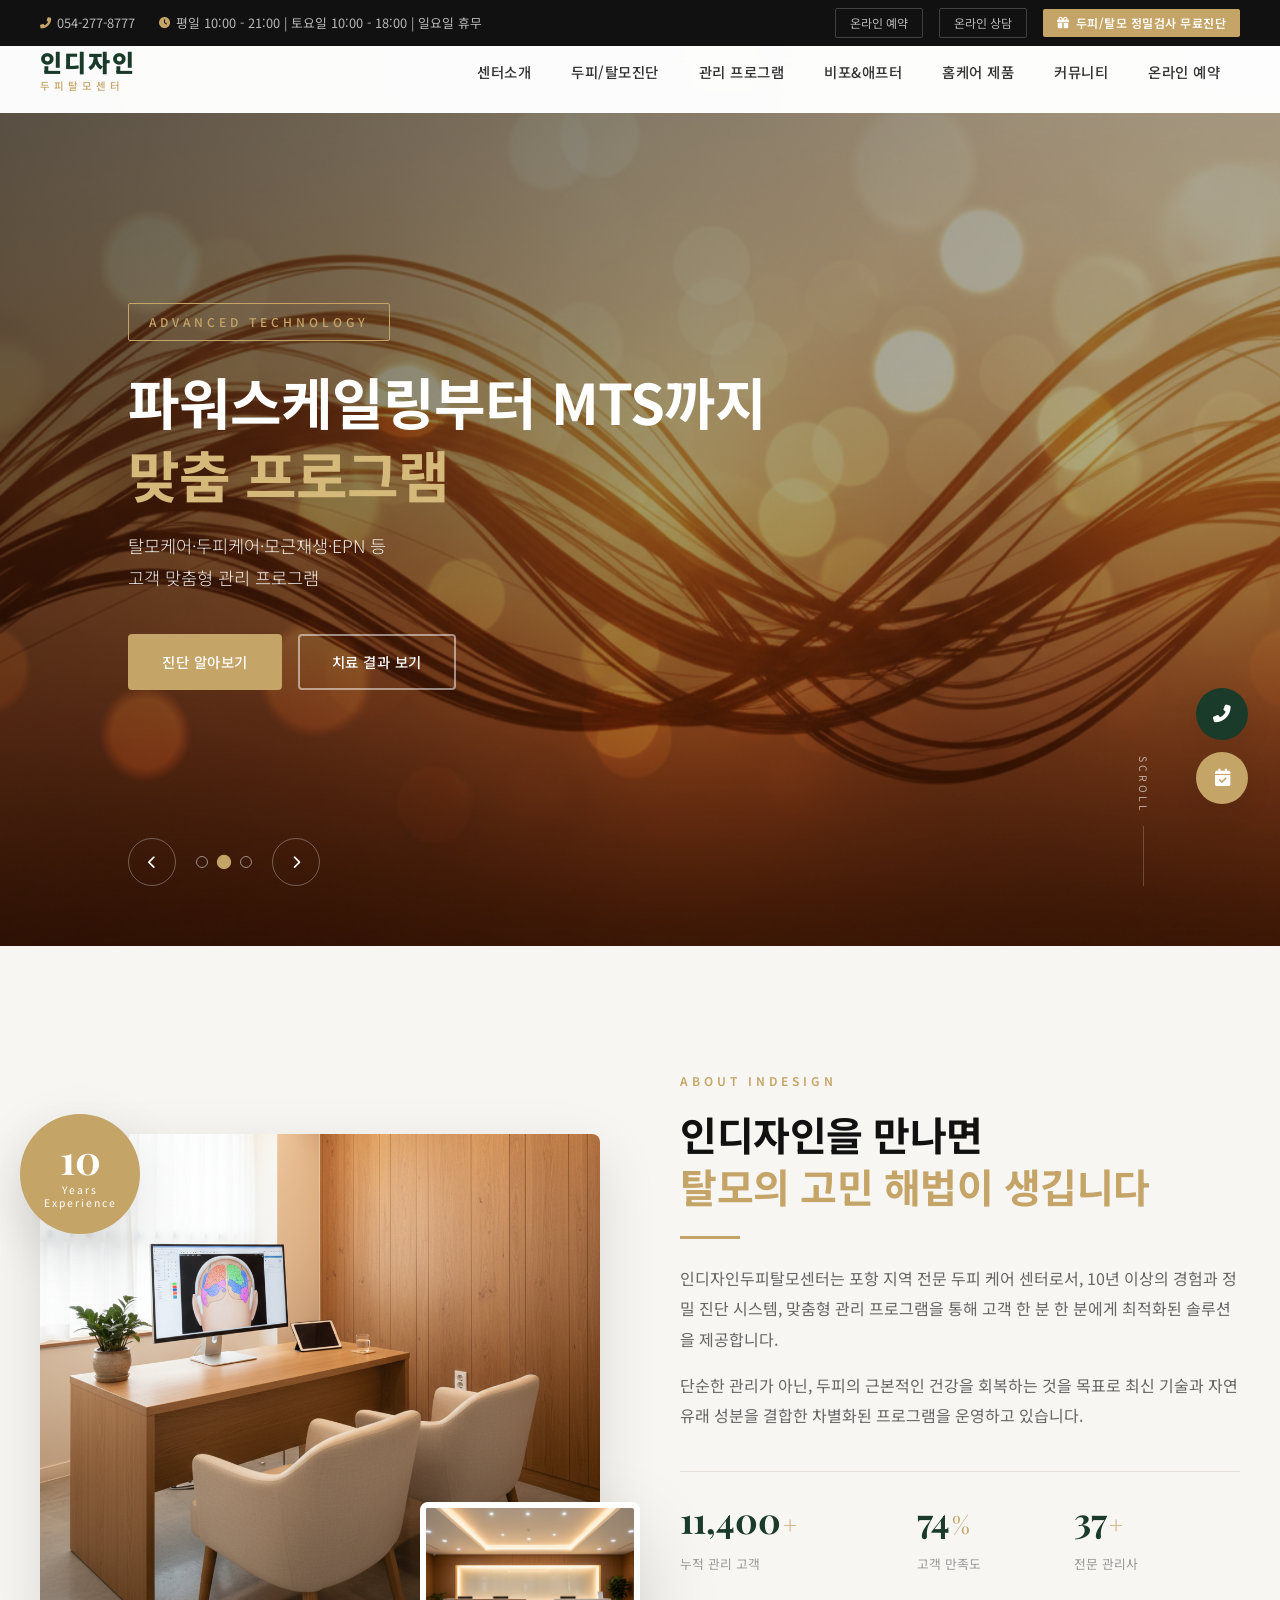
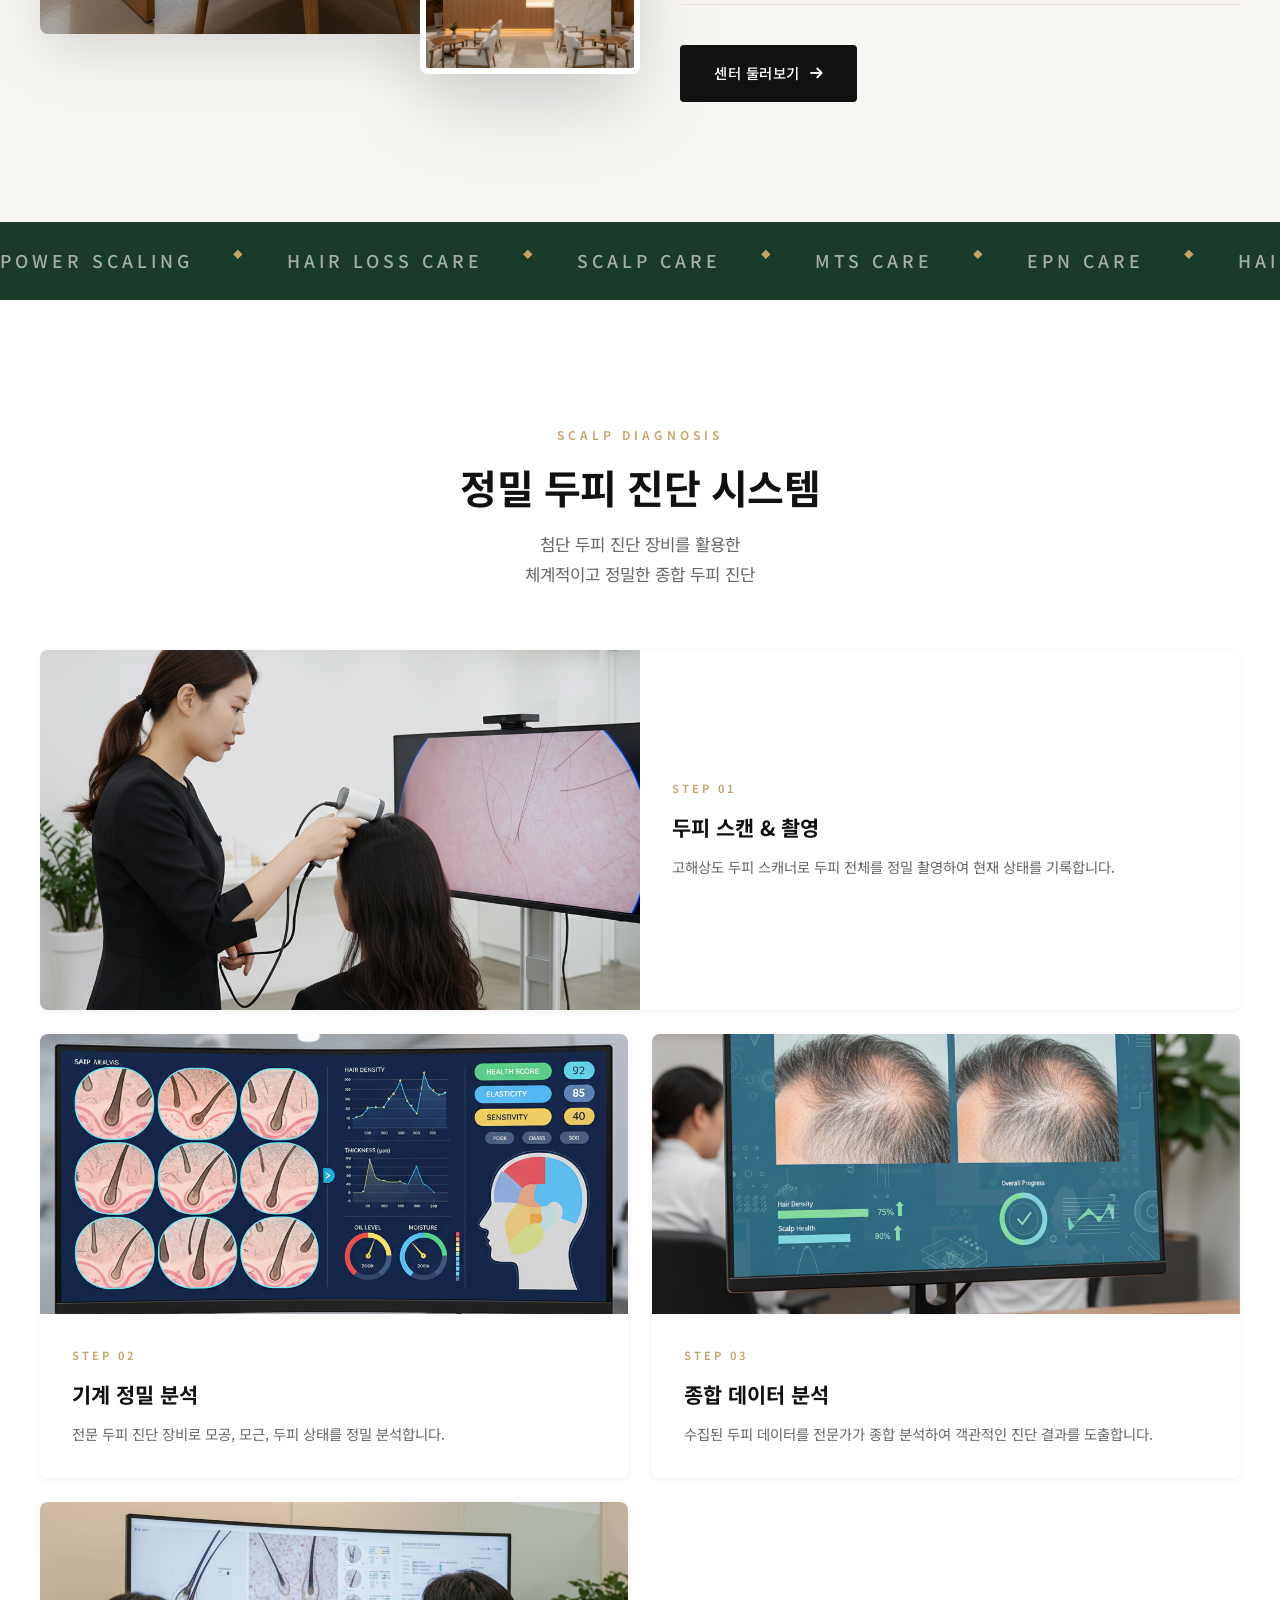
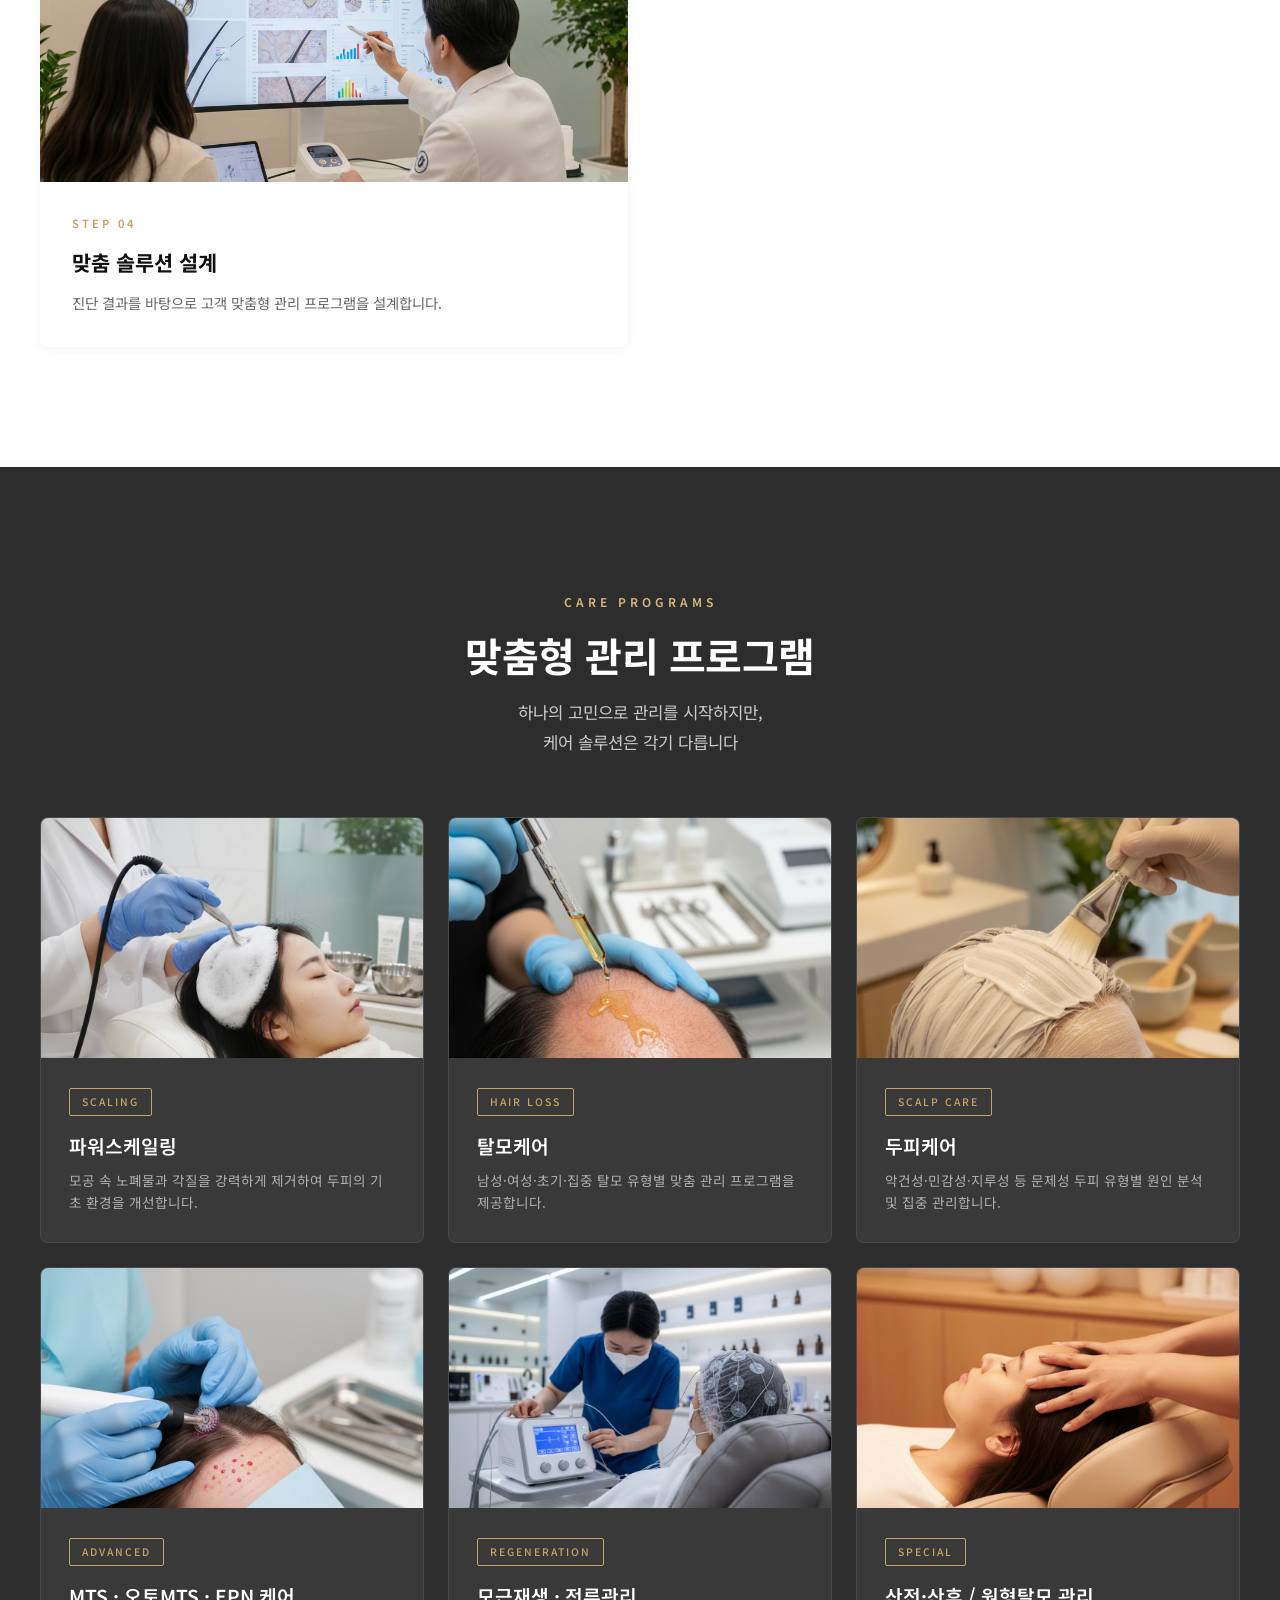
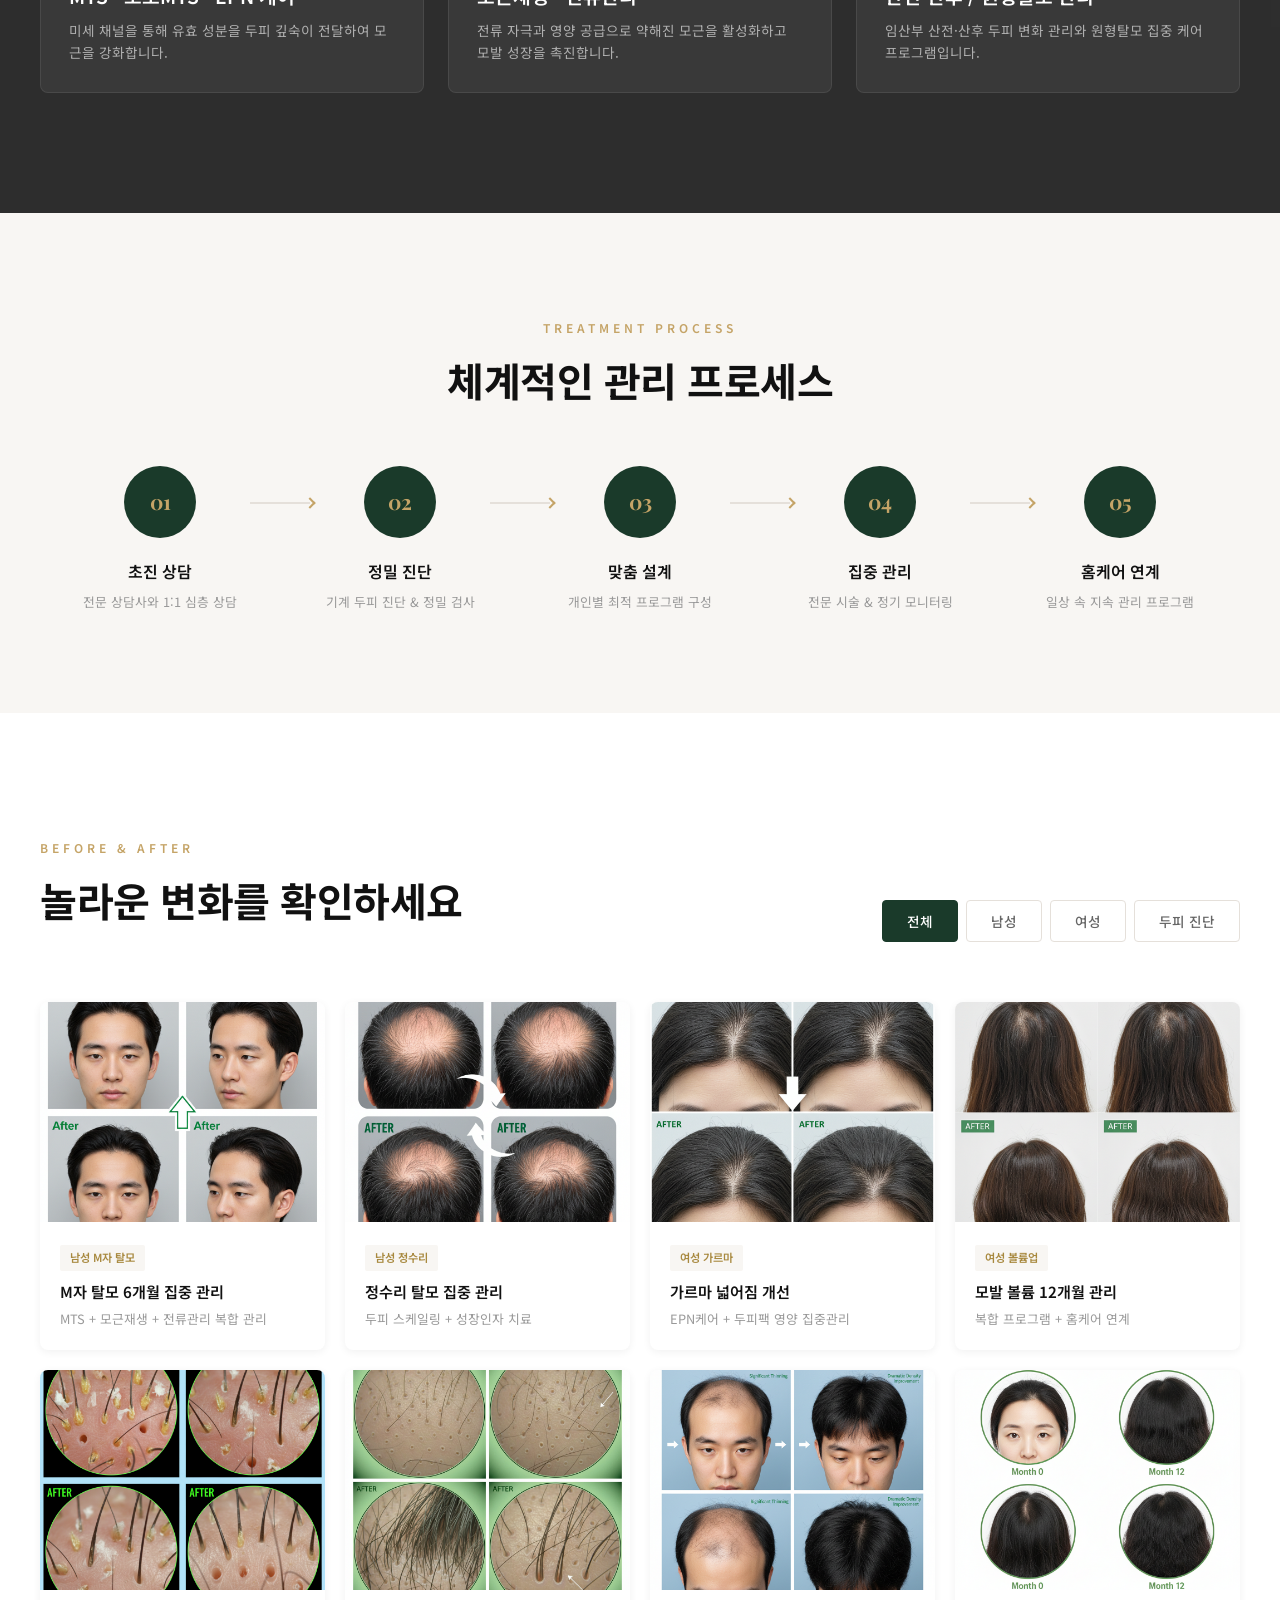
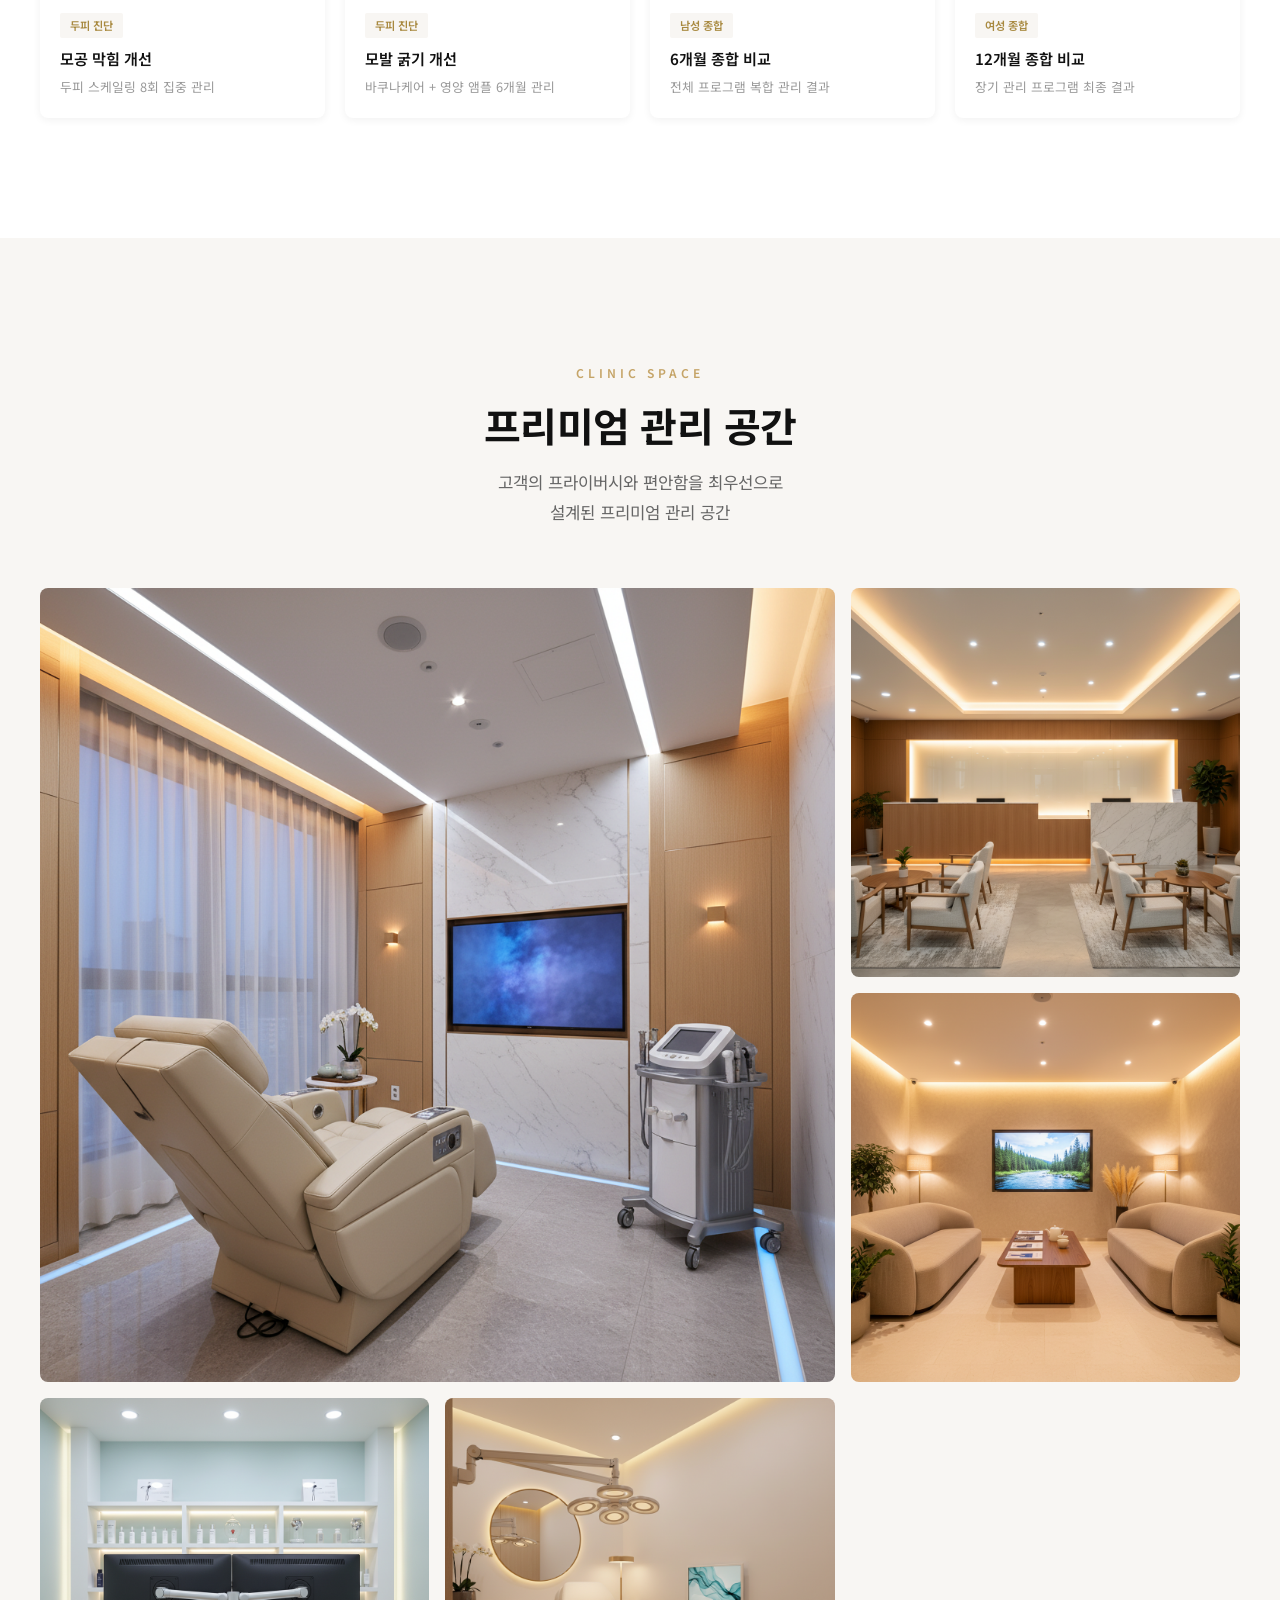
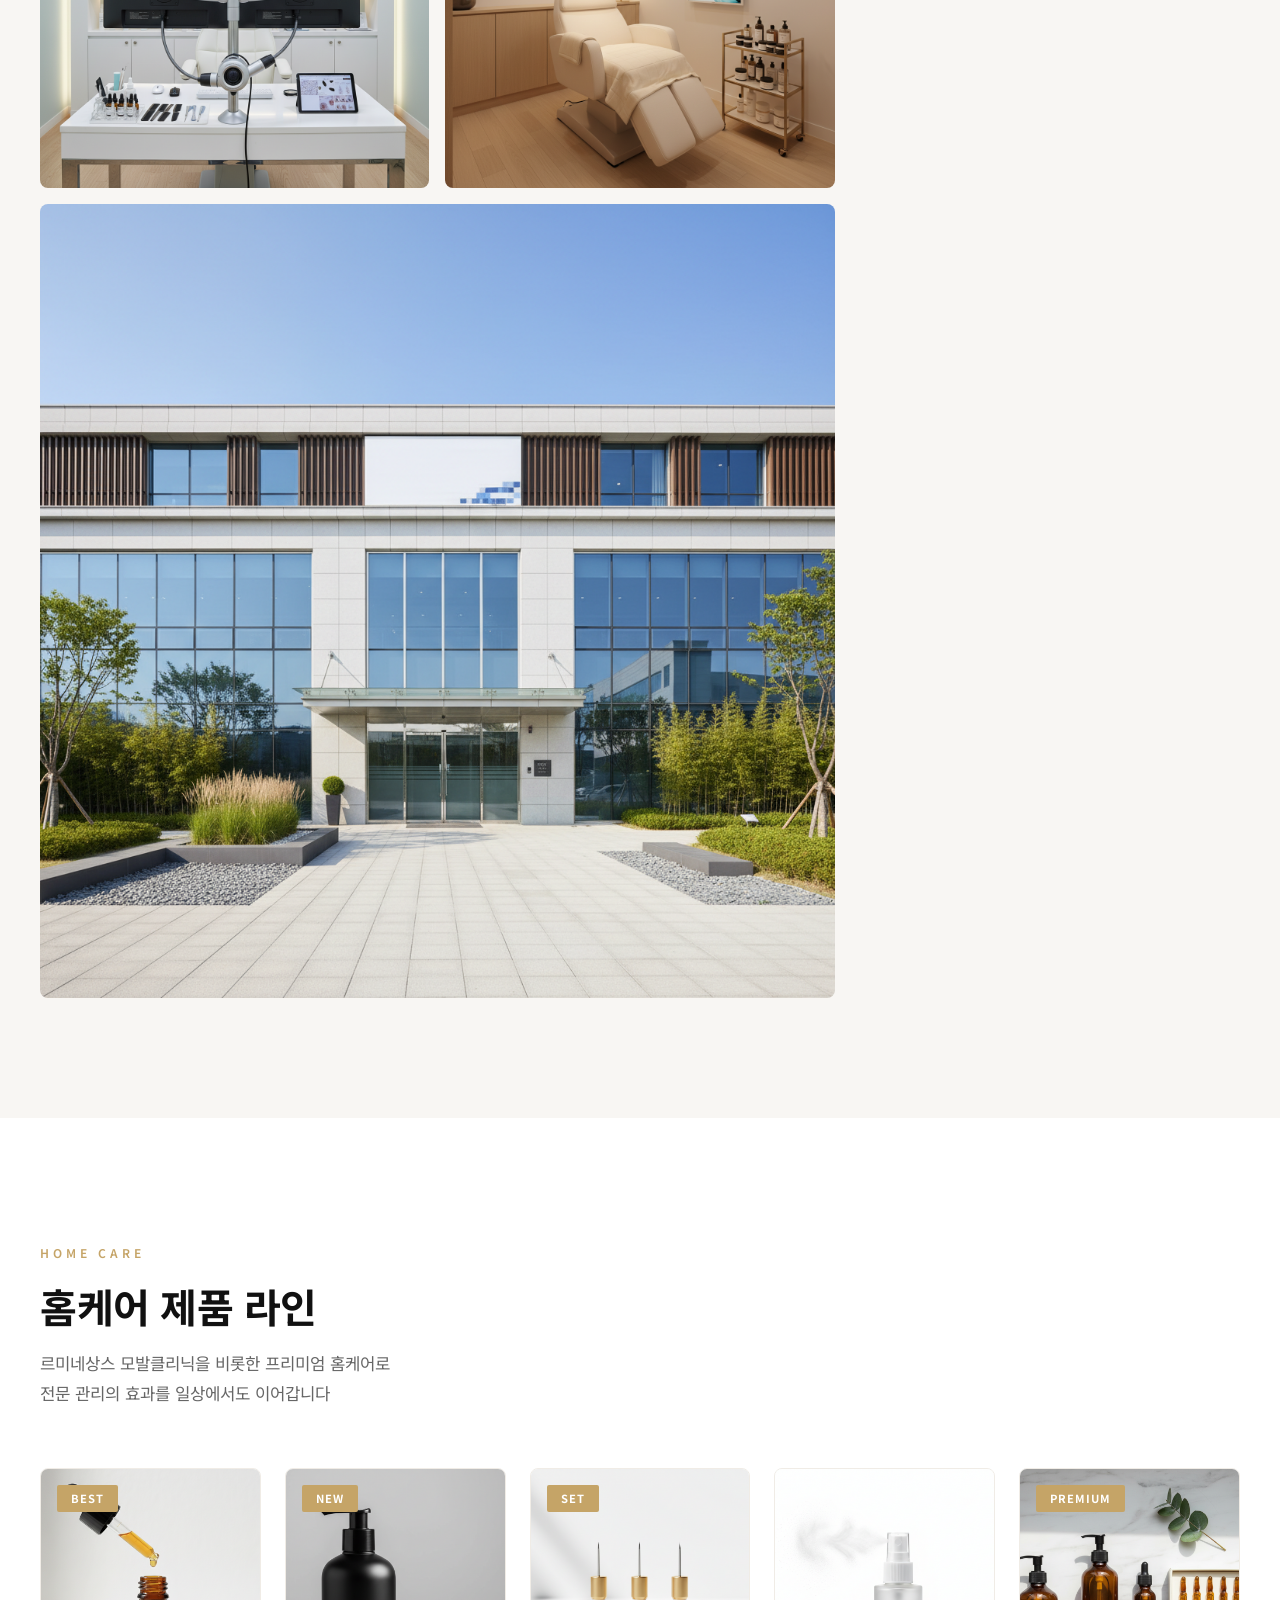
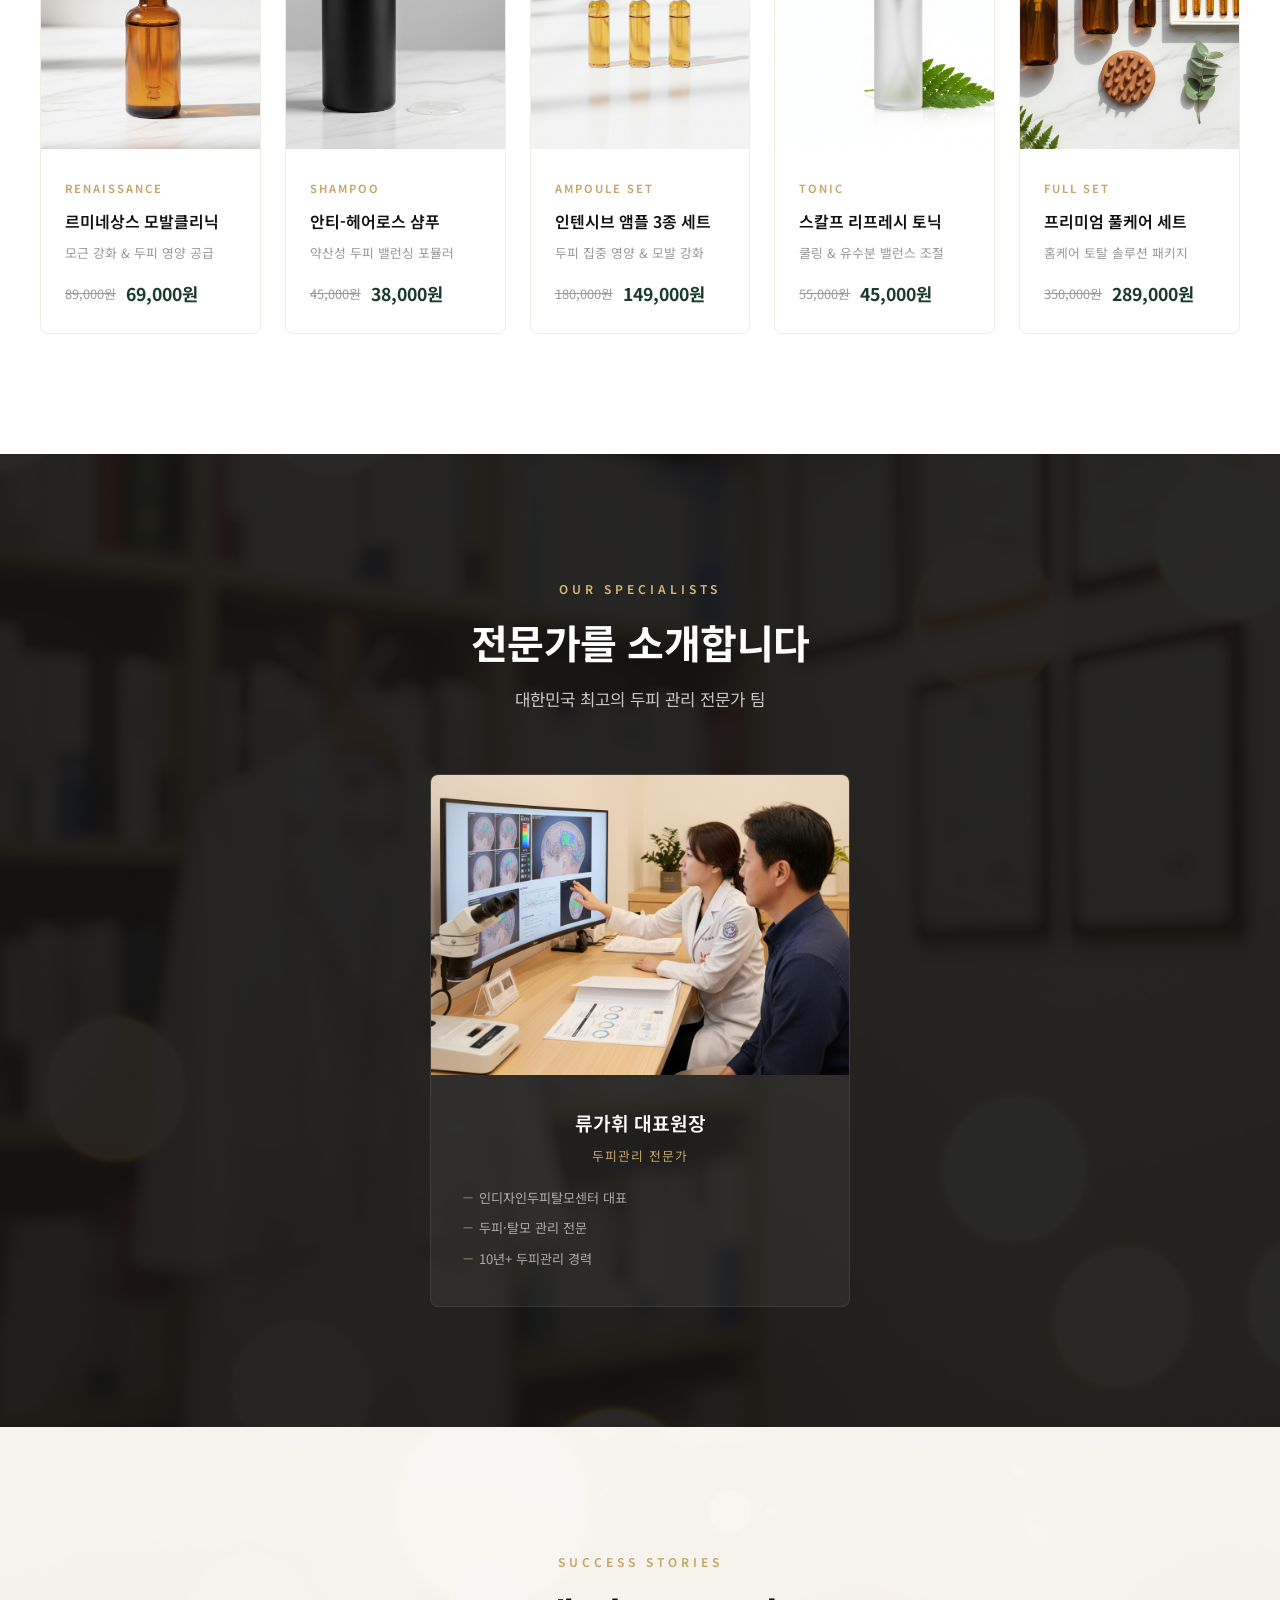
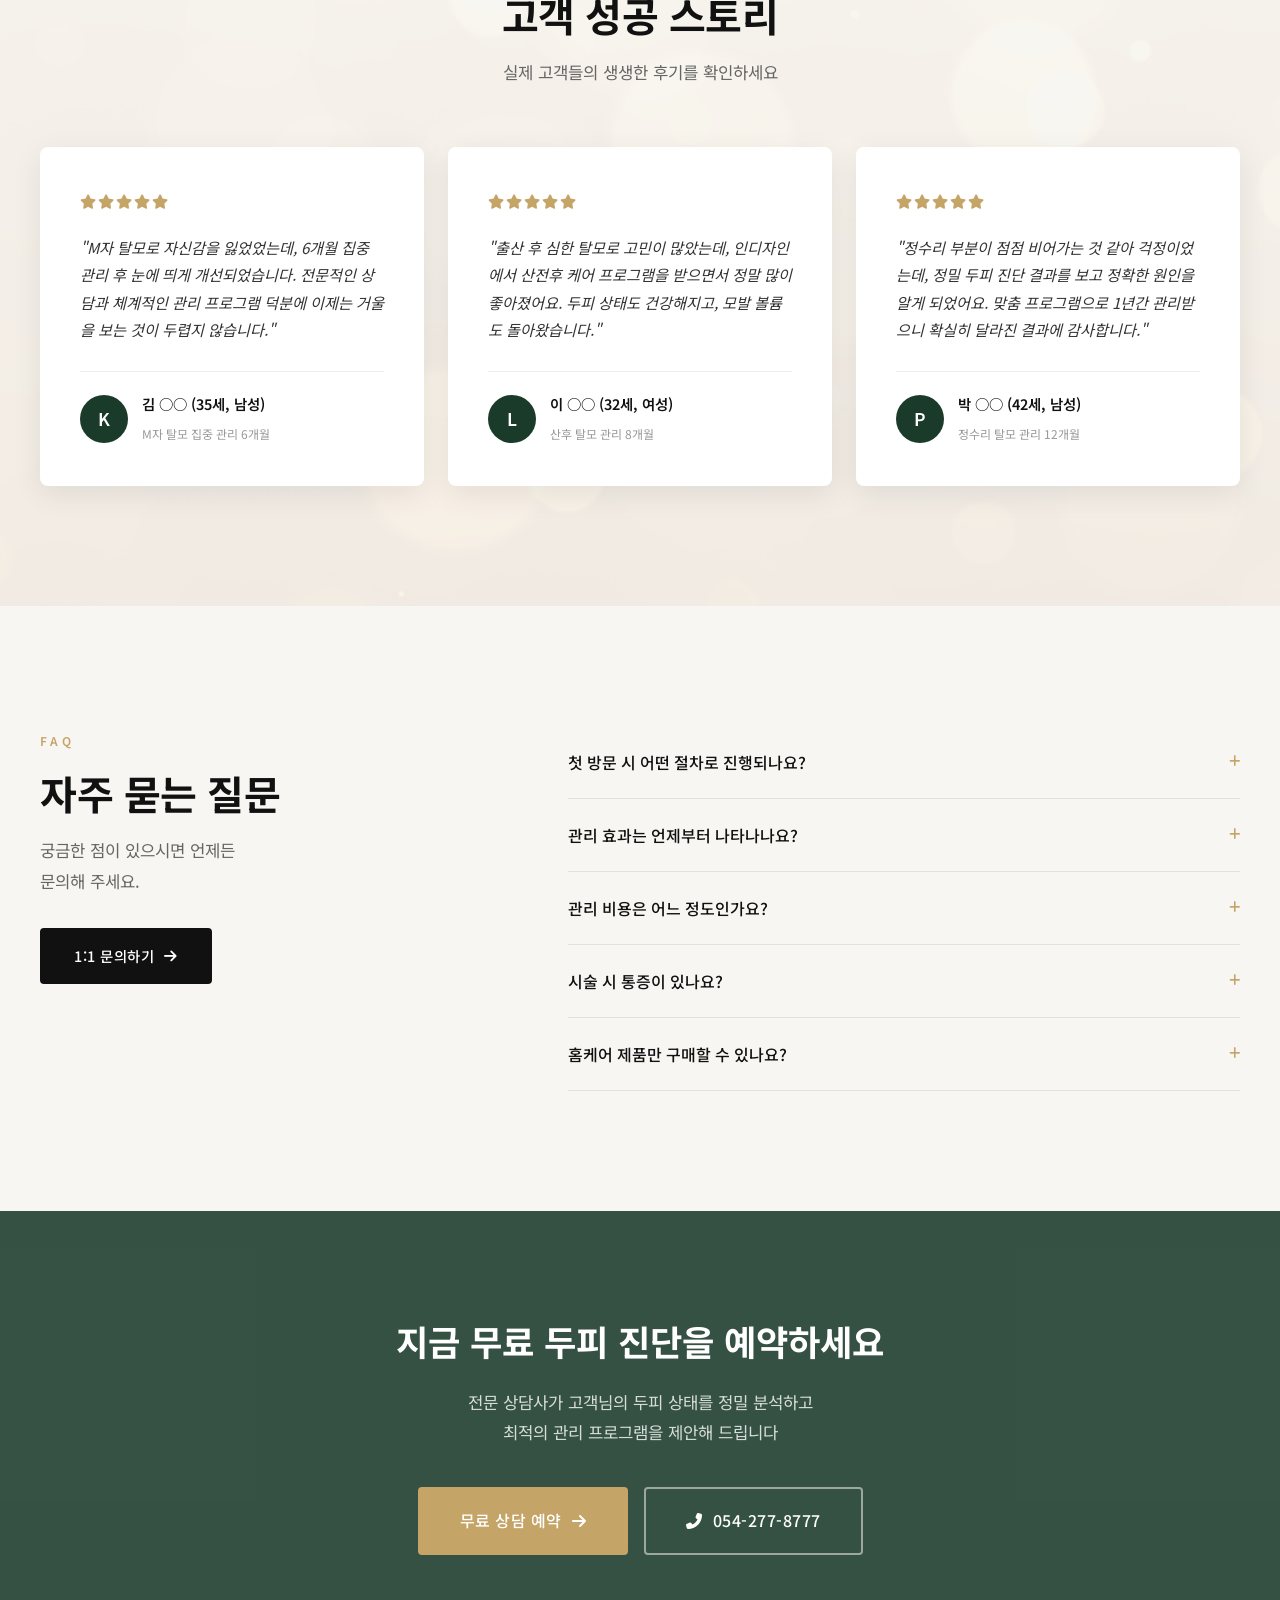
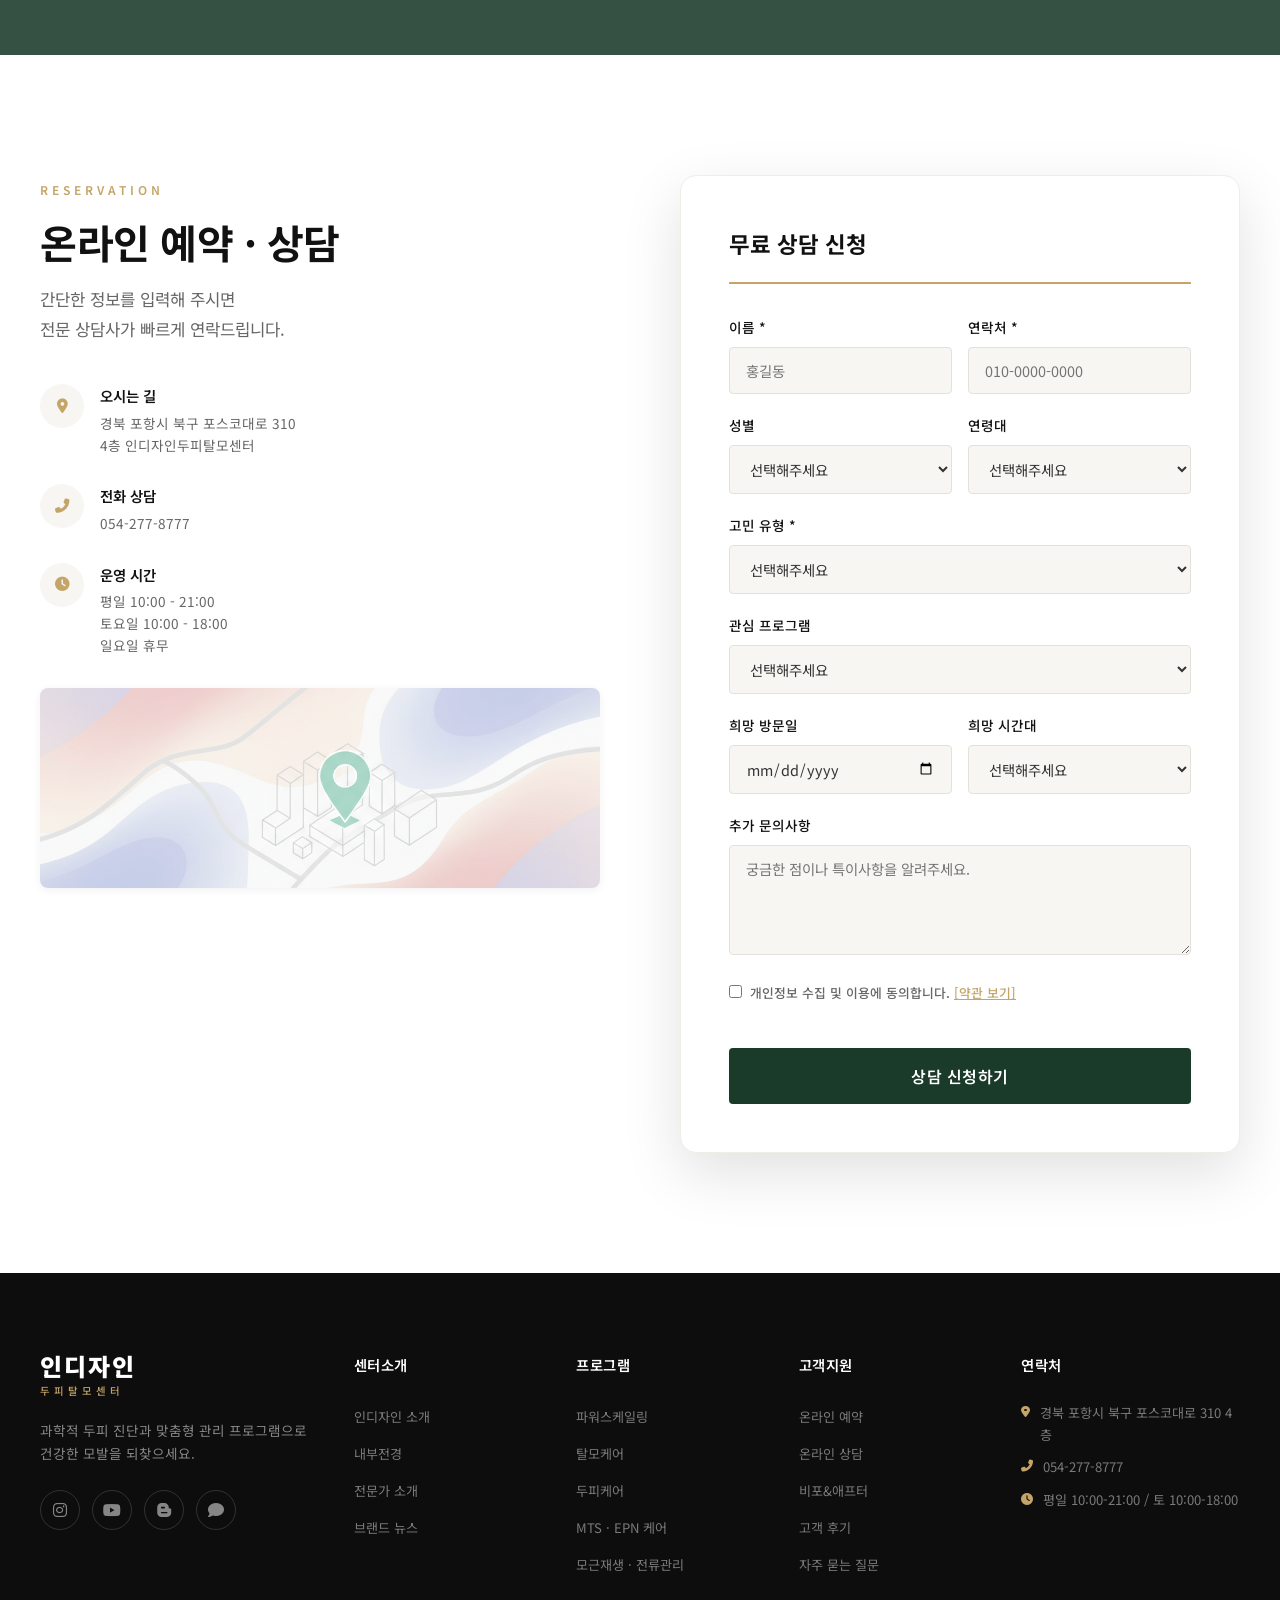
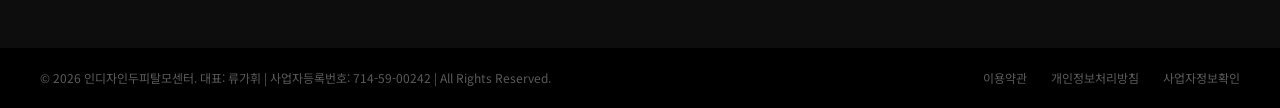
<file: index.html>
<!DOCTYPE html>
<html lang="ko">
<head>
  <meta charset="UTF-8">
  <meta name="viewport" content="width=device-width, initial-scale=1.0">
  <title>인디자인두피탈모센터 | 포항 두피·탈모 전문 관리센터</title>
  <meta name="description" content="인디자인두피탈모센터 - 포항 두피·탈모 전문 관리센터. 정밀 두피 진단과 맞춤형 탈모 관리 프로그램으로 건강한 모발을 되찾으세요. 두피/탈모 정밀검사 무료진단.">
  <link rel="preconnect" href="https://fonts.googleapis.com">
  <link rel="preconnect" href="https://fonts.gstatic.com" crossorigin>
  <link href="https://fonts.googleapis.com/css2?family=Noto+Sans+KR:wght@300;400;500;600;700;900&family=Playfair+Display:ital,wght@0,400;0,600;0,700;1,400&display=swap" rel="stylesheet">
  <link rel="stylesheet" href="https://cdnjs.cloudflare.com/ajax/libs/font-awesome/6.5.1/css/all.min.css">
  <link rel="stylesheet" href="css/style.css">
</head>
<body>

  <!-- ===== PRELOADER ===== -->
  <div id="preloader">
    <div class="loader-inner">
      <div class="loader-line"></div>
      <p class="loader-text">인디자인두피탈모센터</p>
    </div>
  </div>

  <!-- ===== TOP BAR ===== -->
  <div class="top-bar">
    <div class="container">
      <div class="top-bar-left">
        <span><i class="fas fa-phone-alt"></i> 054-277-8777</span>
        <span><i class="fas fa-clock"></i> 평일 10:00 - 21:00 | 토요일 10:00 - 18:00 | 일요일 휴무</span>
      </div>
      <div class="top-bar-right">
        <a href="#reservation" class="top-btn">온라인 예약</a>
        <a href="#consultation" class="top-btn">온라인 상담</a>
        <span class="top-free"><i class="fas fa-gift"></i> 두피/탈모 정밀검사 무료진단</span>
      </div>
    </div>
  </div>

  <!-- ===== HEADER / NAVIGATION ===== -->
  <header id="header">
    <div class="container">
      <a href="#" class="logo">
        <span class="logo-text">인디자인</span>
        <span class="logo-sub">두피탈모센터</span>
      </a>
      <nav id="main-nav">
        <ul class="nav-menu">
          <li class="nav-item has-dropdown">
            <a href="#about">센터소개</a>
            <ul class="dropdown">
              <li><a href="#about">인디자인 소개</a></li>
              <li><a href="#space">내부전경</a></li>
              <li><a href="#experts">전문가 소개</a></li>
              <li><a href="#news">브랜드 뉴스</a></li>
            </ul>
          </li>
          <li class="nav-item has-dropdown">
            <a href="#diagnosis">두피/탈모진단</a>
            <ul class="dropdown">
              <li><a href="#diagnosis">정밀 두피 진단</a></li>
              <li><a href="#diagnosis">기계 두피 분석</a></li>
              <li><a href="#diagnosis">모발 밀도 측정</a></li>
            </ul>
          </li>
          <li class="nav-item has-dropdown">
            <a href="#programs">관리 프로그램</a>
            <ul class="dropdown">
              <li><a href="#programs">파워스케일링</a></li>
              <li><a href="#programs">탈모케어 (남성/여성/초기/집중)</a></li>
              <li><a href="#programs">두피케어 (악건성/민감성/지루성)</a></li>
              <li><a href="#programs">MTS / 오토MTS / EPN 케어</a></li>
              <li><a href="#programs">모근재생관리 / 전류관리</a></li>
              <li><a href="#programs">산전·산후관리 / 원형탈모</a></li>
            </ul>
          </li>
          <li class="nav-item has-dropdown">
            <a href="#beforeafter">비포&애프터</a>
            <ul class="dropdown">
              <li><a href="#beforeafter">남성 탈모</a></li>
              <li><a href="#beforeafter">여성 탈모</a></li>
              <li><a href="#beforeafter">두피 진단</a></li>
            </ul>
          </li>
          <li class="nav-item has-dropdown">
            <a href="#products">홈케어 제품</a>
            <ul class="dropdown">
              <li><a href="#products">르미네상스 모발클리닉</a></li>
              <li><a href="#products">두피 세럼 & 토닉</a></li>
              <li><a href="#products">탈모 샴푸</a></li>
            </ul>
          </li>
          <li class="nav-item has-dropdown">
            <a href="#reviews">커뮤니티</a>
            <ul class="dropdown">
              <li><a href="#reviews">성공 스토리</a></li>
              <li><a href="#reviews">체험 후기</a></li>
              <li><a href="#faq">자주 묻는 질문</a></li>
            </ul>
          </li>
          <li class="nav-item">
            <a href="#reservation">온라인 예약</a>
          </li>
        </ul>
      </nav>
      <button class="mobile-toggle" id="mobileToggle" aria-label="메뉴 열기">
        <span></span><span></span><span></span>
      </button>
    </div>
  </header>

  <!-- ===== HERO SECTION ===== -->
  <section id="hero" class="hero-section">
    <div class="hero-slider">
      <div class="hero-slide active" style="background-image: url('generated_images/06_배경배너/01_히어로배너_클리닉.png')">
        <div class="hero-overlay"></div>
        <div class="hero-content">
          <span class="hero-badge" data-aos="fade-down">PREMIUM SCALP CARE</span>
          <h1 data-aos="fade-up">과학적 두피 진단,<br><em>맞춤형 탈모 솔루션</em></h1>
          <p data-aos="fade-up" data-aos-delay="200">10년 이상의 전문 경험으로 당신만의<br>두피 PT 프로그램을 설계합니다</p>
          <div class="hero-btns" data-aos="fade-up" data-aos-delay="400">
            <a href="#reservation" class="btn btn-primary">무료 상담 예약</a>
            <a href="#programs" class="btn btn-outline">프로그램 보기</a>
          </div>
        </div>
      </div>
      <div class="hero-slide" style="background-image: url('generated_images/06_배경배너/02_히어로배너_추상.png')">
        <div class="hero-overlay"></div>
        <div class="hero-content">
          <span class="hero-badge">ADVANCED TECHNOLOGY</span>
          <h1>파워스케일링부터 MTS까지<br><em>맞춤 프로그램</em></h1>
          <p>탈모케어·두피케어·모근재생·EPN 등<br>고객 맞춤형 관리 프로그램</p>
          <div class="hero-btns">
            <a href="#diagnosis" class="btn btn-primary">진단 알아보기</a>
            <a href="#beforeafter" class="btn btn-outline">치료 결과 보기</a>
          </div>
        </div>
      </div>
      <div class="hero-slide" style="background-image: url('generated_images/06_배경배너/03_히어로배너_자연.png')">
        <div class="hero-overlay"></div>
        <div class="hero-content">
          <span class="hero-badge">NATURAL RECOVERY</span>
          <h1>건강한 두피에서<br><em>건강한 모발이 자랍니다</em></h1>
          <p>자연 유래 성분과 첨단 기술의 조화로<br>근본적인 두피 건강을 회복합니다</p>
          <div class="hero-btns">
            <a href="#products" class="btn btn-primary">홈케어 제품</a>
            <a href="#reservation" class="btn btn-outline">예약하기</a>
          </div>
        </div>
      </div>
    </div>
    <div class="hero-controls">
      <button class="hero-prev"><i class="fas fa-chevron-left"></i></button>
      <div class="hero-dots"></div>
      <button class="hero-next"><i class="fas fa-chevron-right"></i></button>
    </div>
    <div class="hero-scroll">
      <span>SCROLL</span>
      <div class="scroll-line"></div>
    </div>
  </section>

  <!-- ===== ABOUT / BRAND INTRO ===== -->
  <section id="about" class="section about-section">
    <div class="container">
      <div class="about-grid">
        <div class="about-images" data-aos="fade-right">
          <div class="about-img-main">
            <img src="generated_images/04_클리닉공간/03_상담실_정면.png" alt="인디자인 상담실" loading="lazy">
          </div>
          <div class="about-img-sub">
            <img src="generated_images/04_클리닉공간/01_로비_접수대.png" alt="인디자인 로비" loading="lazy">
          </div>
          <div class="about-experience">
            <span class="exp-number">10</span>
            <span class="exp-text">Years<br>Experience</span>
          </div>
        </div>
        <div class="about-content" data-aos="fade-left">
          <span class="section-label">ABOUT INDESIGN</span>
          <h2 class="section-title">인디자인을 만나면<br><em>탈모의 고민 해법이 생깁니다</em></h2>
          <div class="about-divider"></div>
          <p class="about-desc">
            인디자인두피탈모센터는 포항 지역 전문 두피 케어 센터로서,
            10년 이상의 경험과 정밀 진단 시스템, 맞춤형 관리 프로그램을 통해
            고객 한 분 한 분에게 최적화된 솔루션을 제공합니다.
          </p>
          <p class="about-desc">
            단순한 관리가 아닌, 두피의 근본적인 건강을 회복하는 것을 목표로
            최신 기술과 자연 유래 성분을 결합한 차별화된 프로그램을 운영하고 있습니다.
          </p>
          <div class="about-stats">
            <div class="stat-item">
              <span class="stat-number" data-count="15000">0</span>
              <span class="stat-plus">+</span>
              <span class="stat-label">누적 관리 고객</span>
            </div>
            <div class="stat-item">
              <span class="stat-number" data-count="98">0</span>
              <span class="stat-plus">%</span>
              <span class="stat-label">고객 만족도</span>
            </div>
            <div class="stat-item">
              <span class="stat-number" data-count="50">0</span>
              <span class="stat-plus">+</span>
              <span class="stat-label">전문 관리사</span>
            </div>
          </div>
          <a href="#space" class="btn btn-dark">센터 둘러보기 <i class="fas fa-arrow-right"></i></a>
        </div>
      </div>
    </div>
  </section>

  <!-- ===== MARQUEE TICKER ===== -->
  <div class="marquee-section">
    <div class="marquee-track">
      <span>POWER SCALING</span>
      <span class="dot">&#9670;</span>
      <span>HAIR LOSS CARE</span>
      <span class="dot">&#9670;</span>
      <span>SCALP CARE</span>
      <span class="dot">&#9670;</span>
      <span>MTS CARE</span>
      <span class="dot">&#9670;</span>
      <span>EPN CARE</span>
      <span class="dot">&#9670;</span>
      <span>HAIR ROOT CARE</span>
      <span class="dot">&#9670;</span>
      <span>RENAISSANCE</span>
      <span class="dot">&#9670;</span>
      <span>BAKUNA CARE</span>
      <span class="dot">&#9670;</span>
      <span>POWER SCALING</span>
      <span class="dot">&#9670;</span>
      <span>HAIR LOSS CARE</span>
      <span class="dot">&#9670;</span>
      <span>SCALP CARE</span>
      <span class="dot">&#9670;</span>
      <span>MTS CARE</span>
      <span class="dot">&#9670;</span>
    </div>
  </div>

  <!-- ===== DIAGNOSIS / EXAMINATION ===== -->
  <section id="diagnosis" class="section diagnosis-section">
    <div class="container">
      <div class="section-header center" data-aos="fade-up">
        <span class="section-label">SCALP DIAGNOSIS</span>
        <h2 class="section-title">정밀 두피 진단 시스템</h2>
        <p class="section-desc">첨단 두피 진단 장비를 활용한<br>체계적이고 정밀한 종합 두피 진단</p>
      </div>
      <div class="diagnosis-grid">
        <div class="diagnosis-card large" data-aos="fade-up">
          <div class="diagnosis-img">
            <img src="generated_images/03_검사진단/01_두피스캐너_사용중.png" alt="두피 스캐너" loading="lazy">
          </div>
          <div class="diagnosis-info">
            <span class="diagnosis-step">STEP 01</span>
            <h3>두피 스캔 & 촬영</h3>
            <p>고해상도 두피 스캐너로 두피 전체를 정밀 촬영하여 현재 상태를 기록합니다.</p>
          </div>
        </div>
        <div class="diagnosis-card" data-aos="fade-up" data-aos-delay="100">
          <div class="diagnosis-img">
            <img src="generated_images/03_검사진단/05_두피진단_종합분석화면.png" alt="두피 종합 분석" loading="lazy">
          </div>
          <div class="diagnosis-info">
            <span class="diagnosis-step">STEP 02</span>
            <h3>기계 정밀 분석</h3>
            <p>전문 두피 진단 장비로 모공, 모근, 두피 상태를 정밀 분석합니다.</p>
          </div>
        </div>
        <div class="diagnosis-card" data-aos="fade-up" data-aos-delay="200">
          <div class="diagnosis-img">
            <img src="generated_images/03_검사진단/18_진단결과_비교화면.png" alt="진단 결과 비교" loading="lazy">
          </div>
          <div class="diagnosis-info">
            <span class="diagnosis-step">STEP 03</span>
            <h3>종합 데이터 분석</h3>
            <p>수집된 두피 데이터를 전문가가 종합 분석하여 객관적인 진단 결과를 도출합니다.</p>
          </div>
        </div>
        <div class="diagnosis-card" data-aos="fade-up" data-aos-delay="300">
          <div class="diagnosis-img">
            <img src="generated_images/03_검사진단/02_두피진단_모니터설명.png" alt="상담" loading="lazy">
          </div>
          <div class="diagnosis-info">
            <span class="diagnosis-step">STEP 04</span>
            <h3>맞춤 솔루션 설계</h3>
            <p>진단 결과를 바탕으로 고객 맞춤형 관리 프로그램을 설계합니다.</p>
          </div>
        </div>
      </div>
    </div>
  </section>

  <!-- ===== PROGRAMS ===== -->
  <section id="programs" class="section programs-section" style="background-image: url('generated_images/06_배경배너/04_서비스소개_배경.png')">
    <div class="programs-overlay"></div>
    <div class="container">
      <div class="section-header center" data-aos="fade-up">
        <span class="section-label light">CARE PROGRAMS</span>
        <h2 class="section-title light">맞춤형 관리 프로그램</h2>
        <p class="section-desc light">하나의 고민으로 관리를 시작하지만,<br>케어 솔루션은 각기 다릅니다</p>
      </div>
      <div class="programs-grid">
        <div class="program-card" data-aos="fade-up">
          <div class="program-img">
            <img src="generated_images/02_시술장면/10_두피스케일링_시술.png" alt="파워스케일링" loading="lazy">
            <div class="program-overlay">
              <a href="#reservation" class="btn btn-sm">예약하기</a>
            </div>
          </div>
          <div class="program-info">
            <span class="program-tag">SCALING</span>
            <h3>파워스케일링</h3>
            <p>모공 속 노폐물과 각질을 강력하게 제거하여 두피의 기초 환경을 개선합니다.</p>
          </div>
        </div>
        <div class="program-card" data-aos="fade-up" data-aos-delay="100">
          <div class="program-img">
            <img src="generated_images/02_시술장면/15_성장인자_도포.png" alt="탈모케어" loading="lazy">
            <div class="program-overlay">
              <a href="#reservation" class="btn btn-sm">예약하기</a>
            </div>
          </div>
          <div class="program-info">
            <span class="program-tag">HAIR LOSS</span>
            <h3>탈모케어</h3>
            <p>남성·여성·초기·집중 탈모 유형별 맞춤 관리 프로그램을 제공합니다.</p>
          </div>
        </div>
        <div class="program-card" data-aos="fade-up" data-aos-delay="200">
          <div class="program-img">
            <img src="generated_images/02_시술장면/12_두피팩_영양공급.png" alt="두피케어" loading="lazy">
            <div class="program-overlay">
              <a href="#reservation" class="btn btn-sm">예약하기</a>
            </div>
          </div>
          <div class="program-info">
            <span class="program-tag">SCALP CARE</span>
            <h3>두피케어</h3>
            <p>악건성·민감성·지루성 등 문제성 두피 유형별 원인 분석 및 집중 관리합니다.</p>
          </div>
        </div>
        <div class="program-card" data-aos="fade-up" data-aos-delay="300">
          <div class="program-img">
            <img src="generated_images/02_시술장면/05_MTS_더마펜.png" alt="MTS 케어" loading="lazy">
            <div class="program-overlay">
              <a href="#reservation" class="btn btn-sm">예약하기</a>
            </div>
          </div>
          <div class="program-info">
            <span class="program-tag">ADVANCED</span>
            <h3>MTS · 오토MTS · EPN 케어</h3>
            <p>미세 채널을 통해 유효 성분을 두피 깊숙이 전달하여 모근을 강화합니다.</p>
          </div>
        </div>
        <div class="program-card" data-aos="fade-up" data-aos-delay="400">
          <div class="program-img">
            <img src="generated_images/02_시술장면/16_전기자극_치료.png" alt="모근재생·전류관리" loading="lazy">
            <div class="program-overlay">
              <a href="#reservation" class="btn btn-sm">예약하기</a>
            </div>
          </div>
          <div class="program-info">
            <span class="program-tag">REGENERATION</span>
            <h3>모근재생 · 전류관리</h3>
            <p>전류 자극과 영양 공급으로 약해진 모근을 활성화하고 모발 성장을 촉진합니다.</p>
          </div>
        </div>
        <div class="program-card" data-aos="fade-up" data-aos-delay="500">
          <div class="program-img">
            <img src="generated_images/02_시술장면/17_두피마사지_전문.png" alt="특수관리" loading="lazy">
            <div class="program-overlay">
              <a href="#reservation" class="btn btn-sm">예약하기</a>
            </div>
          </div>
          <div class="program-info">
            <span class="program-tag">SPECIAL</span>
            <h3>산전·산후 / 원형탈모 관리</h3>
            <p>임산부 산전·산후 두피 변화 관리와 원형탈모 집중 케어 프로그램입니다.</p>
          </div>
        </div>
      </div>
    </div>
  </section>

  <!-- ===== TREATMENT PROCESS ===== -->
  <section class="section process-section">
    <div class="container">
      <div class="section-header center" data-aos="fade-up">
        <span class="section-label">TREATMENT PROCESS</span>
        <h2 class="section-title">체계적인 관리 프로세스</h2>
      </div>
      <div class="process-timeline">
        <div class="process-step" data-aos="fade-up">
          <div class="process-icon"><span>01</span></div>
          <h4>초진 상담</h4>
          <p>전문 상담사와 1:1 심층 상담</p>
        </div>
        <div class="process-line" data-aos="fade-up"></div>
        <div class="process-step" data-aos="fade-up" data-aos-delay="100">
          <div class="process-icon"><span>02</span></div>
          <h4>정밀 진단</h4>
          <p>기계 두피 진단 & 정밀 검사</p>
        </div>
        <div class="process-line" data-aos="fade-up"></div>
        <div class="process-step" data-aos="fade-up" data-aos-delay="200">
          <div class="process-icon"><span>03</span></div>
          <h4>맞춤 설계</h4>
          <p>개인별 최적 프로그램 구성</p>
        </div>
        <div class="process-line" data-aos="fade-up"></div>
        <div class="process-step" data-aos="fade-up" data-aos-delay="300">
          <div class="process-icon"><span>04</span></div>
          <h4>집중 관리</h4>
          <p>전문 시술 & 정기 모니터링</p>
        </div>
        <div class="process-line" data-aos="fade-up"></div>
        <div class="process-step" data-aos="fade-up" data-aos-delay="400">
          <div class="process-icon"><span>05</span></div>
          <h4>홈케어 연계</h4>
          <p>일상 속 지속 관리 프로그램</p>
        </div>
      </div>
    </div>
  </section>

  <!-- ===== BEFORE & AFTER ===== -->
  <section id="beforeafter" class="section ba-section">
    <div class="container">
      <div class="section-header" data-aos="fade-up">
        <div class="section-header-left">
          <span class="section-label">BEFORE & AFTER</span>
          <h2 class="section-title">놀라운 변화를 확인하세요</h2>
        </div>
        <div class="ba-tabs">
          <button class="ba-tab active" data-filter="all">전체</button>
          <button class="ba-tab" data-filter="male">남성</button>
          <button class="ba-tab" data-filter="female">여성</button>
          <button class="ba-tab" data-filter="scalp">두피 진단</button>
        </div>
      </div>
      <div class="ba-grid">
        <div class="ba-card" data-category="male" data-aos="fade-up">
          <div class="ba-img">
            <img src="generated_images/01_비포애프터/01_남성_M자탈모_정면.png" alt="남성 M자 탈모 비포애프터" loading="lazy">
          </div>
          <div class="ba-info">
            <span class="ba-badge">남성 M자 탈모</span>
            <h4>M자 탈모 6개월 집중 관리</h4>
            <p>MTS + 모근재생 + 전류관리 복합 관리</p>
          </div>
        </div>
        <div class="ba-card" data-category="male" data-aos="fade-up" data-aos-delay="100">
          <div class="ba-img">
            <img src="generated_images/01_비포애프터/03_남성_정수리_위에서.png" alt="남성 정수리 탈모" loading="lazy">
          </div>
          <div class="ba-info">
            <span class="ba-badge">남성 정수리</span>
            <h4>정수리 탈모 집중 관리</h4>
            <p>두피 스케일링 + 성장인자 치료</p>
          </div>
        </div>
        <div class="ba-card" data-category="female" data-aos="fade-up" data-aos-delay="200">
          <div class="ba-img">
            <img src="generated_images/01_비포애프터/06_여성_가르마_위에서.png" alt="여성 가르마 탈모" loading="lazy">
          </div>
          <div class="ba-info">
            <span class="ba-badge">여성 가르마</span>
            <h4>가르마 넓어짐 개선</h4>
            <p>EPN케어 + 두피팩 영양 집중관리</p>
          </div>
        </div>
        <div class="ba-card" data-category="female" data-aos="fade-up" data-aos-delay="300">
          <div class="ba-img">
            <img src="generated_images/01_비포애프터/09_여성_전체볼륨_뒤에서.png" alt="여성 볼륨" loading="lazy">
          </div>
          <div class="ba-info">
            <span class="ba-badge">여성 볼륨업</span>
            <h4>모발 볼륨 12개월 관리</h4>
            <p>복합 프로그램 + 홈케어 연계</p>
          </div>
        </div>
        <div class="ba-card" data-category="scalp" data-aos="fade-up">
          <div class="ba-img">
            <img src="generated_images/01_비포애프터/11_두피현미경_모공막힘.png" alt="두피 현미경 모공" loading="lazy">
          </div>
          <div class="ba-info">
            <span class="ba-badge">두피 진단</span>
            <h4>모공 막힘 개선</h4>
            <p>두피 스케일링 8회 집중 관리</p>
          </div>
        </div>
        <div class="ba-card" data-category="scalp" data-aos="fade-up" data-aos-delay="100">
          <div class="ba-img">
            <img src="generated_images/01_비포애프터/12_두피현미경_모발굵기.png" alt="두피 현미경 모발굵기" loading="lazy">
          </div>
          <div class="ba-info">
            <span class="ba-badge">두피 진단</span>
            <h4>모발 굵기 개선</h4>
            <p>바쿠나케어 + 영양 앰플 6개월 관리</p>
          </div>
        </div>
        <div class="ba-card" data-category="male" data-aos="fade-up" data-aos-delay="200">
          <div class="ba-img">
            <img src="generated_images/01_비포애프터/19_남성_6개월_종합비교.png" alt="남성 6개월 종합" loading="lazy">
          </div>
          <div class="ba-info">
            <span class="ba-badge">남성 종합</span>
            <h4>6개월 종합 비교</h4>
            <p>전체 프로그램 복합 관리 결과</p>
          </div>
        </div>
        <div class="ba-card" data-category="female" data-aos="fade-up" data-aos-delay="300">
          <div class="ba-img">
            <img src="generated_images/01_비포애프터/20_여성_12개월_종합비교.png" alt="여성 12개월 종합" loading="lazy">
          </div>
          <div class="ba-info">
            <span class="ba-badge">여성 종합</span>
            <h4>12개월 종합 비교</h4>
            <p>장기 관리 프로그램 최종 결과</p>
          </div>
        </div>
      </div>
    </div>
  </section>

  <!-- ===== CLINIC SPACE ===== -->
  <section id="space" class="section space-section">
    <div class="container">
      <div class="section-header center" data-aos="fade-up">
        <span class="section-label">CLINIC SPACE</span>
        <h2 class="section-title">프리미엄 관리 공간</h2>
        <p class="section-desc">고객의 프라이버시와 편안함을 최우선으로<br>설계된 프리미엄 관리 공간</p>
      </div>
      <div class="space-gallery">
        <div class="space-item large" data-aos="fade-up">
          <img src="generated_images/04_클리닉공간/07_시술실_프리미엄VIP.png" alt="VIP 시술실" loading="lazy">
          <div class="space-label">VIP 프리미엄 시술실</div>
        </div>
        <div class="space-item" data-aos="fade-up" data-aos-delay="100">
          <img src="generated_images/04_클리닉공간/01_로비_접수대.png" alt="로비" loading="lazy">
          <div class="space-label">리셉션 로비</div>
        </div>
        <div class="space-item" data-aos="fade-up" data-aos-delay="200">
          <img src="generated_images/04_클리닉공간/02_대기실_전경.png" alt="대기실" loading="lazy">
          <div class="space-label">프리미엄 라운지</div>
        </div>
        <div class="space-item" data-aos="fade-up" data-aos-delay="100">
          <img src="generated_images/04_클리닉공간/08_두피검사실.png" alt="두피 검사실" loading="lazy">
          <div class="space-label">정밀 두피 검사실</div>
        </div>
        <div class="space-item" data-aos="fade-up" data-aos-delay="200">
          <img src="generated_images/04_클리닉공간/05_시술실_1인실.png" alt="1인 시술실" loading="lazy">
          <div class="space-label">1인 프라이빗 시술실</div>
        </div>
        <div class="space-item wide" data-aos="fade-up">
          <img src="generated_images/04_클리닉공간/11_클리닉외관_주간.png" alt="클리닉 외관" loading="lazy">
          <div class="space-label">클리닉 외관</div>
        </div>
      </div>
    </div>
  </section>

  <!-- ===== PRODUCTS ===== -->
  <section id="products" class="section products-section">
    <div class="container">
      <div class="products-header" data-aos="fade-up">
        <div class="section-header-left">
          <span class="section-label">HOME CARE</span>
          <h2 class="section-title">홈케어 제품 라인</h2>
          <p class="section-desc">르미네상스 모발클리닉을 비롯한 프리미엄 홈케어로<br>전문 관리의 효과를 일상에서도 이어갑니다</p>
        </div>
      </div>
      <div class="products-slider">
        <div class="products-track">
          <div class="product-card" data-aos="fade-up">
            <div class="product-img">
              <img src="generated_images/05_홈케어제품/01_두피세럼_단독.png" alt="두피 세럼" loading="lazy">
              <span class="product-badge">BEST</span>
            </div>
            <div class="product-info">
              <span class="product-category">Renaissance</span>
              <h4>르미네상스 모발클리닉</h4>
              <p class="product-desc">모근 강화 & 두피 영양 공급</p>
              <div class="product-price">
                <span class="price-original">89,000원</span>
                <span class="price-sale">69,000원</span>
              </div>
            </div>
          </div>
          <div class="product-card" data-aos="fade-up" data-aos-delay="100">
            <div class="product-img">
              <img src="generated_images/05_홈케어제품/02_탈모샴푸_단독.png" alt="탈모 샴푸" loading="lazy">
              <span class="product-badge">NEW</span>
            </div>
            <div class="product-info">
              <span class="product-category">Shampoo</span>
              <h4>안티-헤어로스 샴푸</h4>
              <p class="product-desc">약산성 두피 밸런싱 포뮬러</p>
              <div class="product-price">
                <span class="price-original">45,000원</span>
                <span class="price-sale">38,000원</span>
              </div>
            </div>
          </div>
          <div class="product-card" data-aos="fade-up" data-aos-delay="200">
            <div class="product-img">
              <img src="generated_images/05_홈케어제품/03_앰플세트_3종.png" alt="앰플 세트" loading="lazy">
              <span class="product-badge">SET</span>
            </div>
            <div class="product-info">
              <span class="product-category">Ampoule Set</span>
              <h4>인텐시브 앰플 3종 세트</h4>
              <p class="product-desc">두피 집중 영양 & 모발 강화</p>
              <div class="product-price">
                <span class="price-original">180,000원</span>
                <span class="price-sale">149,000원</span>
              </div>
            </div>
          </div>
          <div class="product-card" data-aos="fade-up" data-aos-delay="300">
            <div class="product-img">
              <img src="generated_images/05_홈케어제품/04_두피토닉_스프레이.png" alt="두피 토닉" loading="lazy">
            </div>
            <div class="product-info">
              <span class="product-category">Tonic</span>
              <h4>스칼프 리프레시 토닉</h4>
              <p class="product-desc">쿨링 & 유수분 밸런스 조절</p>
              <div class="product-price">
                <span class="price-original">55,000원</span>
                <span class="price-sale">45,000원</span>
              </div>
            </div>
          </div>
          <div class="product-card" data-aos="fade-up" data-aos-delay="400">
            <div class="product-img">
              <img src="generated_images/05_홈케어제품/06_풀세트_플랫레이.png" alt="풀 세트" loading="lazy">
              <span class="product-badge">PREMIUM</span>
            </div>
            <div class="product-info">
              <span class="product-category">Full Set</span>
              <h4>프리미엄 풀케어 세트</h4>
              <p class="product-desc">홈케어 토탈 솔루션 패키지</p>
              <div class="product-price">
                <span class="price-original">350,000원</span>
                <span class="price-sale">289,000원</span>
              </div>
            </div>
          </div>
        </div>
      </div>
    </div>
  </section>

  <!-- ===== EXPERT / SPECIALISTS ===== -->
  <section id="experts" class="section experts-section" style="background-image: url('generated_images/06_배경배너/11_전문가소개_블러배경.png')">
    <div class="experts-overlay"></div>
    <div class="container">
      <div class="section-header center" data-aos="fade-up">
        <span class="section-label light">OUR SPECIALISTS</span>
        <h2 class="section-title light">전문가를 소개합니다</h2>
        <p class="section-desc light">대한민국 최고의 두피 관리 전문가 팀</p>
      </div>
      <div class="experts-grid">
        <div class="expert-card" data-aos="fade-up">
          <div class="expert-img">
            <img src="generated_images/03_검사진단/20_첫방문_종합상담장면.png" alt="대표원장" loading="lazy">
          </div>
          <div class="expert-info">
            <h4>류가휘 대표원장</h4>
            <span class="expert-title">두피관리 전문가</span>
            <ul class="expert-creds">
              <li>인디자인두피탈모센터 대표</li>
              <li>두피·탈모 관리 전문</li>
              <li>10년+ 두피관리 경력</li>
            </ul>
          </div>
        </div>
      </div>
    </div>
  </section>

  <!-- ===== REVIEWS / TESTIMONIALS ===== -->
  <section id="reviews" class="section reviews-section" style="background-image: url('generated_images/06_배경배너/05_후기섹션_골드보케.png')">
    <div class="reviews-overlay"></div>
    <div class="container">
      <div class="section-header center" data-aos="fade-up">
        <span class="section-label">SUCCESS STORIES</span>
        <h2 class="section-title">고객 성공 스토리</h2>
        <p class="section-desc">실제 고객들의 생생한 후기를 확인하세요</p>
      </div>
      <div class="reviews-slider">
        <div class="review-card" data-aos="fade-up">
          <div class="review-stars">
            <i class="fas fa-star"></i><i class="fas fa-star"></i><i class="fas fa-star"></i><i class="fas fa-star"></i><i class="fas fa-star"></i>
          </div>
          <p class="review-text">"M자 탈모로 자신감을 잃었었는데, 6개월 집중 관리 후 눈에 띄게 개선되었습니다. 전문적인 상담과 체계적인 관리 프로그램 덕분에 이제는 거울을 보는 것이 두렵지 않습니다."</p>
          <div class="review-author">
            <div class="review-avatar">K</div>
            <div>
              <h5>김 ○○ (35세, 남성)</h5>
              <span>M자 탈모 집중 관리 6개월</span>
            </div>
          </div>
        </div>
        <div class="review-card" data-aos="fade-up" data-aos-delay="100">
          <div class="review-stars">
            <i class="fas fa-star"></i><i class="fas fa-star"></i><i class="fas fa-star"></i><i class="fas fa-star"></i><i class="fas fa-star"></i>
          </div>
          <p class="review-text">"출산 후 심한 탈모로 고민이 많았는데, 인디자인에서 산전후 케어 프로그램을 받으면서 정말 많이 좋아졌어요. 두피 상태도 건강해지고, 모발 볼륨도 돌아왔습니다."</p>
          <div class="review-author">
            <div class="review-avatar">L</div>
            <div>
              <h5>이 ○○ (32세, 여성)</h5>
              <span>산후 탈모 관리 8개월</span>
            </div>
          </div>
        </div>
        <div class="review-card" data-aos="fade-up" data-aos-delay="200">
          <div class="review-stars">
            <i class="fas fa-star"></i><i class="fas fa-star"></i><i class="fas fa-star"></i><i class="fas fa-star"></i><i class="fas fa-star"></i>
          </div>
          <p class="review-text">"정수리 부분이 점점 비어가는 것 같아 걱정이었는데, 정밀 두피 진단 결과를 보고 정확한 원인을 알게 되었어요. 맞춤 프로그램으로 1년간 관리받으니 확실히 달라진 결과에 감사합니다."</p>
          <div class="review-author">
            <div class="review-avatar">P</div>
            <div>
              <h5>박 ○○ (42세, 남성)</h5>
              <span>정수리 탈모 관리 12개월</span>
            </div>
          </div>
        </div>
      </div>
    </div>
  </section>

  <!-- ===== FAQ ===== -->
  <section id="faq" class="section faq-section">
    <div class="container">
      <div class="faq-layout">
        <div class="faq-left" data-aos="fade-right">
          <span class="section-label">FAQ</span>
          <h2 class="section-title">자주 묻는 질문</h2>
          <p class="section-desc">궁금한 점이 있으시면 언제든<br>문의해 주세요.</p>
          <a href="#reservation" class="btn btn-dark">1:1 문의하기 <i class="fas fa-arrow-right"></i></a>
        </div>
        <div class="faq-right" data-aos="fade-left">
          <div class="faq-item">
            <button class="faq-question">
              <span>첫 방문 시 어떤 절차로 진행되나요?</span>
              <i class="fas fa-plus"></i>
            </button>
            <div class="faq-answer">
              <p>첫 방문 시 전문 상담사와의 1:1 상담 → 기계 두피 정밀 진단 → 종합 분석 → 맞춤 프로그램 설계 순서로 진행됩니다. 초진 상담과 두피/탈모 정밀검사는 무료로 제공됩니다.</p>
            </div>
          </div>
          <div class="faq-item">
            <button class="faq-question">
              <span>관리 효과는 언제부터 나타나나요?</span>
              <i class="fas fa-plus"></i>
            </button>
            <div class="faq-answer">
              <p>개인차가 있지만, 일반적으로 3개월부터 두피 환경 개선이 확인되며, 6개월~12개월 꾸준한 관리 시 눈에 띄는 모발 변화를 경험하실 수 있습니다.</p>
            </div>
          </div>
          <div class="faq-item">
            <button class="faq-question">
              <span>관리 비용은 어느 정도인가요?</span>
              <i class="fas fa-plus"></i>
            </button>
            <div class="faq-answer">
              <p>두피 상태와 탈모 유형에 따라 프로그램이 다르게 구성되므로, 정확한 비용은 무료 상담 후 안내드립니다. 기본 스케일링은 1회 8만원부터, 프리미엄 프로그램은 월 30만원~80만원대로 구성됩니다.</p>
            </div>
          </div>
          <div class="faq-item">
            <button class="faq-question">
              <span>시술 시 통증이 있나요?</span>
              <i class="fas fa-plus"></i>
            </button>
            <div class="faq-answer">
              <p>대부분의 관리는 편안하게 진행되며, 경미한 자극이 느껴질 수 있는 정도입니다. 관리 후 일상생활에 바로 복귀 가능하며, 관리 전 충분한 상담을 통해 안내해 드립니다.</p>
            </div>
          </div>
          <div class="faq-item">
            <button class="faq-question">
              <span>홈케어 제품만 구매할 수 있나요?</span>
              <i class="fas fa-plus"></i>
            </button>
            <div class="faq-answer">
              <p>네, 홈케어 제품은 온라인 또는 센터 방문을 통해 별도 구매 가능합니다. 다만, 최적의 효과를 위해 두피 진단 후 맞춤 제품을 추천받으시는 것을 권장합니다.</p>
            </div>
          </div>
        </div>
      </div>
    </div>
  </section>

  <!-- ===== CTA BANNER ===== -->
  <section class="cta-section" style="background-image: url('generated_images/06_배경배너/09_CTA예약_골드웨이브.png')">
    <div class="cta-overlay"></div>
    <div class="container">
      <div class="cta-content" data-aos="fade-up">
        <h2>지금 무료 두피 진단을 예약하세요</h2>
        <p>전문 상담사가 고객님의 두피 상태를 정밀 분석하고<br>최적의 관리 프로그램을 제안해 드립니다</p>
        <div class="cta-btns">
          <a href="#reservation" class="btn btn-primary btn-lg">무료 상담 예약 <i class="fas fa-arrow-right"></i></a>
          <a href="tel:0542778777" class="btn btn-outline-light btn-lg"><i class="fas fa-phone-alt"></i> 054-277-8777</a>
        </div>
      </div>
    </div>
  </section>

  <!-- ===== RESERVATION / CONSULTATION FORM ===== -->
  <section id="reservation" class="section reservation-section">
    <div class="container">
      <div class="reservation-layout">
        <div class="reservation-info" data-aos="fade-right">
          <span class="section-label">RESERVATION</span>
          <h2 class="section-title">온라인 예약 · 상담</h2>
          <p class="section-desc">간단한 정보를 입력해 주시면<br>전문 상담사가 빠르게 연락드립니다.</p>
          <div class="reservation-contact">
            <div class="contact-item">
              <i class="fas fa-map-marker-alt"></i>
              <div>
                <h5>오시는 길</h5>
                <p>경북 포항시 북구 포스코대로 310<br>4층 인디자인두피탈모센터</p>
              </div>
            </div>
            <div class="contact-item">
              <i class="fas fa-phone-alt"></i>
              <div>
                <h5>전화 상담</h5>
                <p>054-277-8777</p>
              </div>
            </div>
            <div class="contact-item">
              <i class="fas fa-clock"></i>
              <div>
                <h5>운영 시간</h5>
                <p>평일 10:00 - 21:00<br>토요일 10:00 - 18:00<br>일요일 휴무</p>
              </div>
            </div>
          </div>
          <div class="reservation-map">
            <img src="generated_images/06_배경배너/13_오시는길_지도배경.png" alt="오시는 길" loading="lazy">
          </div>
        </div>
        <div class="reservation-form-wrap" data-aos="fade-left" id="consultation">
          <form class="reservation-form" id="reservationForm">
            <h3>무료 상담 신청</h3>
            <div class="form-row">
              <div class="form-group">
                <label for="name">이름 *</label>
                <input type="text" id="name" name="name" required placeholder="홍길동">
              </div>
              <div class="form-group">
                <label for="phone">연락처 *</label>
                <input type="tel" id="phone" name="phone" required placeholder="010-0000-0000">
              </div>
            </div>
            <div class="form-row">
              <div class="form-group">
                <label for="gender">성별</label>
                <select id="gender" name="gender">
                  <option value="">선택해주세요</option>
                  <option value="male">남성</option>
                  <option value="female">여성</option>
                </select>
              </div>
              <div class="form-group">
                <label for="age">연령대</label>
                <select id="age" name="age">
                  <option value="">선택해주세요</option>
                  <option value="20s">20대</option>
                  <option value="30s">30대</option>
                  <option value="40s">40대</option>
                  <option value="50s">50대 이상</option>
                </select>
              </div>
            </div>
            <div class="form-group">
              <label for="concern">고민 유형 *</label>
              <select id="concern" name="concern" required>
                <option value="">선택해주세요</option>
                <option value="m-type">M자 탈모</option>
                <option value="top">정수리 탈모</option>
                <option value="female-loss">여성 탈모</option>
                <option value="circular">원형 탈모</option>
                <option value="scalp">두피 트러블</option>
                <option value="seborrheic">지루성 두피</option>
                <option value="volume">모발 볼륨 저하</option>
                <option value="other">기타</option>
              </select>
            </div>
            <div class="form-group">
              <label for="program">관심 프로그램</label>
              <select id="program" name="program">
                <option value="">선택해주세요</option>
                <option value="scaling">파워스케일링</option>
                <option value="hairloss">탈모케어 (남성/여성/초기/집중)</option>
                <option value="scalp">두피케어 (악건성/민감성/지루성)</option>
                <option value="mts">MTS / 오토MTS / EPN 케어</option>
                <option value="regen">모근재생관리 / 전류관리</option>
                <option value="special">산전·산후관리 / 원형탈모</option>
                <option value="bakuna">바쿠나케어</option>
                <option value="home">홈케어 (르미네상스) 상담</option>
                <option value="consult">미정 (상담 희망)</option>
              </select>
            </div>
            <div class="form-row">
              <div class="form-group">
                <label for="date">희망 방문일</label>
                <input type="date" id="date" name="date">
              </div>
              <div class="form-group">
                <label for="time">희망 시간대</label>
                <select id="time" name="time">
                  <option value="">선택해주세요</option>
                  <option value="morning">오전 (10:00~12:00)</option>
                  <option value="afternoon">오후 (13:00~17:00)</option>
                  <option value="evening">저녁 (17:00~21:00)</option>
                </select>
              </div>
            </div>
            <div class="form-group">
              <label for="message">추가 문의사항</label>
              <textarea id="message" name="message" rows="4" placeholder="궁금한 점이나 특이사항을 알려주세요."></textarea>
            </div>
            <div class="form-group form-check">
              <input type="checkbox" id="privacy" name="privacy" required>
              <label for="privacy">개인정보 수집 및 이용에 동의합니다. <a href="#">[약관 보기]</a></label>
            </div>
            <button type="submit" class="btn btn-primary btn-block">상담 신청하기</button>
          </form>
        </div>
      </div>
    </div>
  </section>

  <!-- ===== FOOTER ===== -->
  <footer id="footer">
    <div class="footer-top">
      <div class="container">
        <div class="footer-grid">
          <div class="footer-col footer-brand">
            <a href="#" class="footer-logo">
              <span class="logo-text">인디자인</span>
              <span class="logo-sub">두피탈모센터</span>
            </a>
            <p>과학적 두피 진단과 맞춤형 관리 프로그램으로<br>건강한 모발을 되찾으세요.</p>
            <div class="footer-social">
              <a href="#" aria-label="Instagram"><i class="fab fa-instagram"></i></a>
              <a href="#" aria-label="YouTube"><i class="fab fa-youtube"></i></a>
              <a href="#" aria-label="Blog"><i class="fab fa-blogger-b"></i></a>
              <a href="#" aria-label="KakaoTalk"><i class="fas fa-comment"></i></a>
            </div>
          </div>
          <div class="footer-col">
            <h4>센터소개</h4>
            <ul>
              <li><a href="#about">인디자인 소개</a></li>
              <li><a href="#space">내부전경</a></li>
              <li><a href="#experts">전문가 소개</a></li>
              <li><a href="#news">브랜드 뉴스</a></li>
            </ul>
          </div>
          <div class="footer-col">
            <h4>프로그램</h4>
            <ul>
              <li><a href="#programs">파워스케일링</a></li>
              <li><a href="#programs">탈모케어</a></li>
              <li><a href="#programs">두피케어</a></li>
              <li><a href="#programs">MTS · EPN 케어</a></li>
              <li><a href="#programs">모근재생 · 전류관리</a></li>
            </ul>
          </div>
          <div class="footer-col">
            <h4>고객지원</h4>
            <ul>
              <li><a href="#reservation">온라인 예약</a></li>
              <li><a href="#consultation">온라인 상담</a></li>
              <li><a href="#beforeafter">비포&애프터</a></li>
              <li><a href="#reviews">고객 후기</a></li>
              <li><a href="#faq">자주 묻는 질문</a></li>
            </ul>
          </div>
          <div class="footer-col">
            <h4>연락처</h4>
            <ul class="footer-contact">
              <li><i class="fas fa-map-marker-alt"></i> 경북 포항시 북구 포스코대로 310 4층</li>
              <li><i class="fas fa-phone-alt"></i> 054-277-8777</li>
              <li><i class="fas fa-clock"></i> 평일 10:00-21:00 / 토 10:00-18:00</li>
            </ul>
          </div>
        </div>
      </div>
    </div>
    <div class="footer-bottom">
      <div class="container">
        <p>&copy; 2026 인디자인두피탈모센터. 대표: 류가휘 | 사업자등록번호: 714-59-00242 | All Rights Reserved.</p>
        <div class="footer-links">
          <a href="#">이용약관</a>
          <a href="#">개인정보처리방침</a>
          <a href="#">사업자정보확인</a>
        </div>
      </div>
    </div>
  </footer>

  <!-- ===== FLOATING BUTTONS ===== -->
  <div class="floating-btns">
    <a href="tel:0542778777" class="float-btn phone" aria-label="전화상담">
      <i class="fas fa-phone-alt"></i>
    </a>
    <a href="#reservation" class="float-btn reservation" aria-label="예약">
      <i class="fas fa-calendar-check"></i>
    </a>
    <button class="float-btn top" id="scrollTop" aria-label="맨 위로">
      <i class="fas fa-chevron-up"></i>
    </button>
  </div>

  <!-- ===== SCRIPTS ===== -->
  <script src="js/main.js"></script>
</body>
</html>
</file>
<file: css/style.css>
/* ============================================================
   INDESIGN SCALP & HAIR CARE CENTER — PREMIUM BRAND STYLESHEET
   ============================================================ */

/* === CSS VARIABLES === */
:root {
  --color-primary: #1a3a2a;
  --color-primary-light: #2d5a42;
  --color-accent: #c5a467;
  --color-accent-light: #d4b97a;
  --color-accent-dark: #a8893f;
  --color-dark: #111111;
  --color-text: #333333;
  --color-text-light: #666666;
  --color-text-muted: #999999;
  --color-bg: #ffffff;
  --color-bg-alt: #f8f6f3;
  --color-bg-dark: #0d0d0d;
  --color-border: #e5e0da;
  --color-border-light: #f0ece6;

  --font-primary: 'Noto Sans KR', -apple-system, BlinkMacSystemFont, sans-serif;
  --font-display: 'Playfair Display', Georgia, serif;

  --container-width: 1280px;
  --header-height: 80px;
  --section-padding: 120px;

  --transition: all 0.4s cubic-bezier(0.25, 0.46, 0.45, 0.94);
  --transition-fast: all 0.25s ease;
  --shadow-sm: 0 2px 8px rgba(0,0,0,0.06);
  --shadow-md: 0 8px 30px rgba(0,0,0,0.08);
  --shadow-lg: 0 20px 60px rgba(0,0,0,0.12);
  --shadow-xl: 0 30px 80px rgba(0,0,0,0.15);
  --radius: 4px;
  --radius-md: 8px;
  --radius-lg: 16px;
}

/* === RESET & BASE === */
*, *::before, *::after {
  margin: 0;
  padding: 0;
  box-sizing: border-box;
}

html {
  scroll-behavior: smooth;
  font-size: 16px;
  -webkit-font-smoothing: antialiased;
  -moz-osx-font-smoothing: grayscale;
}

body {
  font-family: var(--font-primary);
  color: var(--color-text);
  background: var(--color-bg);
  line-height: 1.7;
  overflow-x: hidden;
}

img {
  max-width: 100%;
  height: auto;
  display: block;
}

a {
  text-decoration: none;
  color: inherit;
  transition: var(--transition-fast);
}

ul, ol { list-style: none; }

.container {
  max-width: var(--container-width);
  margin: 0 auto;
  padding: 0 40px;
}

.section {
  padding: var(--section-padding) 0;
  position: relative;
}

em {
  font-style: normal;
  color: var(--color-accent);
}

/* === PRELOADER === */
#preloader {
  position: fixed;
  inset: 0;
  z-index: 99999;
  background: var(--color-dark);
  display: flex;
  align-items: center;
  justify-content: center;
  transition: opacity 0.6s ease, visibility 0.6s ease;
}

#preloader.hidden {
  opacity: 0;
  visibility: hidden;
}

.loader-inner {
  text-align: center;
}

.loader-line {
  width: 120px;
  height: 2px;
  background: rgba(255,255,255,0.1);
  margin: 0 auto 20px;
  position: relative;
  overflow: hidden;
  border-radius: 2px;
}

.loader-line::after {
  content: '';
  position: absolute;
  left: -50%;
  top: 0;
  width: 50%;
  height: 100%;
  background: var(--color-accent);
  animation: loaderSlide 1.2s ease infinite;
}

@keyframes loaderSlide {
  0% { left: -50%; }
  100% { left: 100%; }
}

.loader-text {
  color: var(--color-accent);
  font-family: var(--font-primary);
  font-size: 1.2rem;
  letter-spacing: 4px;
  font-weight: 700;
}

/* === TOP BAR === */
.top-bar {
  background: var(--color-dark);
  color: rgba(255,255,255,0.7);
  font-size: 0.8rem;
  padding: 8px 0;
  position: relative;
  z-index: 1001;
}

.top-bar .container {
  display: flex;
  justify-content: space-between;
  align-items: center;
}

.top-bar-left {
  display: flex;
  gap: 24px;
}

.top-bar-left span {
  display: flex;
  align-items: center;
  gap: 6px;
}

.top-bar-left i {
  color: var(--color-accent);
  font-size: 0.7rem;
}

.top-bar-right {
  display: flex;
  align-items: center;
  gap: 16px;
}

.top-btn {
  padding: 4px 14px;
  border: 1px solid rgba(255,255,255,0.2);
  border-radius: 2px;
  font-size: 0.75rem;
  transition: var(--transition-fast);
}

.top-btn:hover {
  background: var(--color-accent);
  border-color: var(--color-accent);
  color: #fff;
}

.top-free {
  display: flex;
  align-items: center;
  gap: 6px;
  padding: 4px 14px;
  background: var(--color-accent);
  color: #fff;
  border-radius: 2px;
  font-size: 0.75rem;
  font-weight: 600;
  letter-spacing: 0.5px;
  animation: topFreePulse 2s ease infinite;
}

@keyframes topFreePulse {
  0%, 100% { opacity: 1; }
  50% { opacity: 0.8; }
}

/* === HEADER === */
#header {
  position: fixed;
  top: 32px;
  left: 0;
  right: 0;
  z-index: 1000;
  background: rgba(255,255,255,0.98);
  backdrop-filter: blur(20px);
  -webkit-backdrop-filter: blur(20px);
  transition: var(--transition);
  border-bottom: 1px solid transparent;
}

#header.scrolled {
  top: 0;
  background: rgba(255,255,255,0.98);
  border-bottom: 1px solid var(--color-border);
  box-shadow: var(--shadow-sm);
}

#header .container {
  display: flex;
  justify-content: space-between;
  align-items: center;
  height: var(--header-height);
}

.logo {
  display: flex;
  flex-direction: column;
  align-items: flex-start;
}

.logo-text {
  font-family: var(--font-primary);
  font-size: 1.5rem;
  font-weight: 900;
  color: var(--color-primary);
  letter-spacing: 2px;
  line-height: 1.1;
}

.logo-sub {
  font-size: 0.65rem;
  color: var(--color-accent);
  letter-spacing: 4px;
  font-weight: 500;
  margin-top: 2px;
}

/* Navigation */
.nav-menu {
  display: flex;
  gap: 0;
}

.nav-item > a {
  display: block;
  padding: 28px 20px;
  font-size: 0.9rem;
  font-weight: 500;
  color: var(--color-text);
  position: relative;
  letter-spacing: 0.5px;
}

.nav-item > a::after {
  content: '';
  position: absolute;
  bottom: 20px;
  left: 20px;
  right: 20px;
  height: 2px;
  background: var(--color-accent);
  transform: scaleX(0);
  transition: transform 0.3s ease;
}

.nav-item > a:hover::after,
.nav-item.active > a::after {
  transform: scaleX(1);
}

.nav-item > a:hover {
  color: var(--color-primary);
}

/* Dropdown */
.has-dropdown {
  position: relative;
}

.dropdown {
  position: absolute;
  top: 100%;
  left: 0;
  min-width: 220px;
  background: #fff;
  box-shadow: var(--shadow-lg);
  border-radius: 0 0 var(--radius-md) var(--radius-md);
  opacity: 0;
  visibility: hidden;
  transform: translateY(10px);
  transition: var(--transition);
  border-top: 2px solid var(--color-accent);
}

.has-dropdown:hover .dropdown {
  opacity: 1;
  visibility: visible;
  transform: translateY(0);
}

.dropdown li a {
  display: block;
  padding: 12px 24px;
  font-size: 0.85rem;
  color: var(--color-text-light);
  border-bottom: 1px solid var(--color-border-light);
  transition: var(--transition-fast);
}

.dropdown li:last-child a { border-bottom: none; }

.dropdown li a:hover {
  background: var(--color-bg-alt);
  color: var(--color-primary);
  padding-left: 30px;
}

/* Mobile Toggle */
.mobile-toggle {
  display: none;
  flex-direction: column;
  gap: 6px;
  background: none;
  border: none;
  cursor: pointer;
  padding: 8px;
}

.mobile-toggle span {
  display: block;
  width: 24px;
  height: 2px;
  background: var(--color-dark);
  transition: var(--transition);
}

.mobile-toggle.active span:nth-child(1) {
  transform: rotate(45deg) translate(5px, 5px);
}

.mobile-toggle.active span:nth-child(2) {
  opacity: 0;
}

.mobile-toggle.active span:nth-child(3) {
  transform: rotate(-45deg) translate(6px, -6px);
}

/* === HERO SECTION === */
.hero-section {
  position: relative;
  height: 100vh;
  min-height: 700px;
  max-height: 1000px;
  overflow: hidden;
}

.hero-slide {
  position: absolute;
  inset: 0;
  background-size: cover;
  background-position: center;
  opacity: 0;
  transition: opacity 1.2s ease;
}

.hero-slide.active {
  opacity: 1;
}

.hero-overlay {
  position: absolute;
  inset: 0;
  background: linear-gradient(
    135deg,
    rgba(0,0,0,0.65) 0%,
    rgba(0,0,0,0.35) 50%,
    rgba(0,0,0,0.25) 100%
  );
}

.hero-content {
  position: relative;
  z-index: 2;
  display: flex;
  flex-direction: column;
  justify-content: center;
  align-items: flex-start;
  height: 100%;
  padding: 0 10%;
  color: #fff;
}

.hero-badge {
  display: inline-block;
  padding: 8px 20px;
  border: 1px solid var(--color-accent);
  color: var(--color-accent);
  font-size: 0.75rem;
  letter-spacing: 4px;
  font-weight: 500;
  margin-bottom: 24px;
  border-radius: 2px;
}

.hero-content h1 {
  font-family: var(--font-primary);
  font-size: 3.5rem;
  font-weight: 700;
  line-height: 1.3;
  margin-bottom: 20px;
  letter-spacing: -1px;
}

.hero-content h1 em {
  color: var(--color-accent-light);
  font-style: normal;
}

.hero-content p {
  font-size: 1.1rem;
  font-weight: 300;
  line-height: 1.8;
  opacity: 0.9;
  margin-bottom: 40px;
}

.hero-btns {
  display: flex;
  gap: 16px;
}

/* Hero Controls */
.hero-controls {
  position: absolute;
  bottom: 60px;
  left: 10%;
  display: flex;
  align-items: center;
  gap: 20px;
  z-index: 5;
}

.hero-prev, .hero-next {
  width: 48px;
  height: 48px;
  border: 1px solid rgba(255,255,255,0.3);
  background: transparent;
  color: #fff;
  cursor: pointer;
  display: flex;
  align-items: center;
  justify-content: center;
  transition: var(--transition-fast);
  border-radius: 50%;
}

.hero-prev:hover, .hero-next:hover {
  background: var(--color-accent);
  border-color: var(--color-accent);
}

.hero-dots {
  display: flex;
  gap: 10px;
}

.hero-dot {
  width: 12px;
  height: 12px;
  border: 1px solid rgba(255,255,255,0.5);
  border-radius: 50%;
  cursor: pointer;
  transition: var(--transition-fast);
  background: transparent;
}

.hero-dot.active {
  background: var(--color-accent);
  border-color: var(--color-accent);
  transform: scale(1.2);
}

/* Hero Scroll Indicator */
.hero-scroll {
  position: absolute;
  bottom: 60px;
  right: 10%;
  display: flex;
  flex-direction: column;
  align-items: center;
  gap: 12px;
  z-index: 5;
  color: rgba(255,255,255,0.6);
}

.hero-scroll span {
  font-size: 0.65rem;
  letter-spacing: 3px;
  writing-mode: vertical-rl;
}

.scroll-line {
  width: 1px;
  height: 60px;
  background: rgba(255,255,255,0.2);
  position: relative;
  overflow: hidden;
}

.scroll-line::after {
  content: '';
  position: absolute;
  top: -100%;
  left: 0;
  width: 100%;
  height: 100%;
  background: var(--color-accent);
  animation: scrollLine 2s ease infinite;
}

@keyframes scrollLine {
  0% { top: -100%; }
  100% { top: 100%; }
}

/* === BUTTONS === */
.btn {
  display: inline-flex;
  align-items: center;
  gap: 10px;
  padding: 14px 32px;
  font-size: 0.9rem;
  font-weight: 500;
  border-radius: var(--radius);
  cursor: pointer;
  transition: var(--transition);
  border: 2px solid transparent;
  font-family: var(--font-primary);
  letter-spacing: 0.5px;
}

.btn-primary {
  background: var(--color-accent);
  color: #fff;
  border-color: var(--color-accent);
}

.btn-primary:hover {
  background: var(--color-accent-dark);
  border-color: var(--color-accent-dark);
  transform: translateY(-2px);
  box-shadow: 0 8px 25px rgba(197,164,103,0.35);
}

.btn-outline {
  background: transparent;
  color: #fff;
  border-color: rgba(255,255,255,0.5);
}

.btn-outline:hover {
  background: #fff;
  color: var(--color-dark);
  border-color: #fff;
}

.btn-outline-light {
  background: transparent;
  color: #fff;
  border-color: rgba(255,255,255,0.5);
}

.btn-outline-light:hover {
  background: rgba(255,255,255,0.15);
  border-color: #fff;
}

.btn-dark {
  background: var(--color-dark);
  color: #fff;
  border-color: var(--color-dark);
}

.btn-dark:hover {
  background: var(--color-primary);
  border-color: var(--color-primary);
  transform: translateY(-2px);
}

.btn-sm {
  padding: 10px 24px;
  font-size: 0.8rem;
}

.btn-lg {
  padding: 18px 40px;
  font-size: 1rem;
}

.btn-block {
  width: 100%;
  justify-content: center;
  padding: 16px;
  font-size: 1rem;
  font-weight: 600;
  border: none;
}

/* === SECTION HEADERS === */
.section-label {
  display: inline-block;
  font-size: 0.75rem;
  letter-spacing: 4px;
  color: var(--color-accent);
  font-weight: 600;
  margin-bottom: 16px;
  text-transform: uppercase;
}

.section-label.light { color: var(--color-accent-light); }

.section-title {
  font-size: 2.5rem;
  font-weight: 700;
  line-height: 1.3;
  color: var(--color-dark);
  margin-bottom: 16px;
  letter-spacing: -0.5px;
}

.section-title.light { color: #fff; }

.section-desc {
  font-size: 1.05rem;
  color: var(--color-text-light);
  line-height: 1.8;
}

.section-desc.light { color: rgba(255,255,255,0.75); }

.section-header.center { text-align: center; }

.section-header.center .section-desc {
  max-width: 600px;
  margin: 0 auto;
}

.section-header {
  margin-bottom: 60px;
}

.section-header:not(.center) {
  display: flex;
  justify-content: space-between;
  align-items: flex-end;
}

/* === ABOUT SECTION === */
.about-section {
  background: var(--color-bg-alt);
}

.about-grid {
  display: grid;
  grid-template-columns: 1fr 1fr;
  gap: 80px;
  align-items: center;
}

.about-images {
  position: relative;
}

.about-img-main {
  border-radius: var(--radius-md);
  overflow: hidden;
  box-shadow: var(--shadow-lg);
}

.about-img-main img {
  width: 100%;
  height: 500px;
  object-fit: cover;
}

.about-img-sub {
  position: absolute;
  bottom: -40px;
  right: -40px;
  width: 220px;
  border-radius: var(--radius-md);
  overflow: hidden;
  box-shadow: var(--shadow-xl);
  border: 6px solid #fff;
}

.about-img-sub img {
  width: 100%;
  height: 160px;
  object-fit: cover;
}

.about-experience {
  position: absolute;
  top: -20px;
  left: -20px;
  width: 120px;
  height: 120px;
  background: var(--color-accent);
  border-radius: 50%;
  display: flex;
  flex-direction: column;
  align-items: center;
  justify-content: center;
  color: #fff;
  box-shadow: var(--shadow-lg);
}

.exp-number {
  font-family: var(--font-display);
  font-size: 2.5rem;
  font-weight: 700;
  line-height: 1;
}

.exp-text {
  font-size: 0.65rem;
  letter-spacing: 2px;
  text-align: center;
  margin-top: 4px;
  line-height: 1.3;
}

.about-divider {
  width: 60px;
  height: 3px;
  background: var(--color-accent);
  margin: 24px 0;
}

.about-desc {
  color: var(--color-text-light);
  margin-bottom: 16px;
  line-height: 1.9;
}

.about-stats {
  display: flex;
  gap: 40px;
  margin: 40px 0;
  padding: 30px 0;
  border-top: 1px solid var(--color-border);
  border-bottom: 1px solid var(--color-border);
}

.stat-item {
  display: flex;
  align-items: baseline;
  flex-wrap: wrap;
}

.stat-number {
  font-family: var(--font-display);
  font-size: 2.2rem;
  font-weight: 700;
  color: var(--color-primary);
  line-height: 1;
}

.stat-plus {
  font-family: var(--font-display);
  font-size: 1.5rem;
  color: var(--color-accent);
  margin-left: 2px;
}

.stat-label {
  width: 100%;
  font-size: 0.8rem;
  color: var(--color-text-muted);
  margin-top: 8px;
}

/* === MARQUEE === */
.marquee-section {
  padding: 24px 0;
  background: var(--color-primary);
  overflow: hidden;
}

.marquee-track {
  display: flex;
  gap: 40px;
  animation: marquee 30s linear infinite;
  white-space: nowrap;
}

.marquee-track span {
  color: rgba(255,255,255,0.6);
  font-size: 1.1rem;
  letter-spacing: 4px;
  font-weight: 500;
  flex-shrink: 0;
}

.marquee-track .dot {
  color: var(--color-accent);
  font-size: 0.6rem;
}

@keyframes marquee {
  0% { transform: translateX(0); }
  100% { transform: translateX(-50%); }
}

/* === DIAGNOSIS SECTION === */
.diagnosis-section {
  background: var(--color-bg);
}

.diagnosis-grid {
  display: grid;
  grid-template-columns: 1fr 1fr;
  gap: 24px;
}

.diagnosis-card {
  position: relative;
  border-radius: var(--radius-md);
  overflow: hidden;
  background: #fff;
  box-shadow: var(--shadow-sm);
  transition: var(--transition);
}

.diagnosis-card:hover {
  box-shadow: var(--shadow-lg);
  transform: translateY(-4px);
}

.diagnosis-card.large {
  grid-column: 1 / -1;
  display: grid;
  grid-template-columns: 1fr 1fr;
}

.diagnosis-img {
  overflow: hidden;
}

.diagnosis-img img {
  width: 100%;
  height: 100%;
  object-fit: cover;
  transition: transform 0.6s ease;
}

.diagnosis-card:hover .diagnosis-img img {
  transform: scale(1.05);
}

.diagnosis-card:not(.large) .diagnosis-img img {
  height: 280px;
}

.diagnosis-card.large .diagnosis-img img {
  height: 360px;
}

.diagnosis-info {
  padding: 32px;
  display: flex;
  flex-direction: column;
  justify-content: center;
}

.diagnosis-step {
  font-size: 0.7rem;
  letter-spacing: 3px;
  color: var(--color-accent);
  font-weight: 600;
  margin-bottom: 12px;
}

.diagnosis-info h3 {
  font-size: 1.3rem;
  font-weight: 700;
  color: var(--color-dark);
  margin-bottom: 10px;
}

.diagnosis-info p {
  font-size: 0.9rem;
  color: var(--color-text-light);
  line-height: 1.7;
}

/* === PROGRAMS SECTION === */
.programs-section {
  background-size: cover;
  background-position: center;
  background-attachment: fixed;
  position: relative;
}

.programs-overlay {
  position: absolute;
  inset: 0;
  background: rgba(17,17,17,0.88);
}

.programs-section .container {
  position: relative;
  z-index: 2;
}

.programs-grid {
  display: grid;
  grid-template-columns: repeat(3, 1fr);
  gap: 24px;
}

.program-card {
  background: rgba(255,255,255,0.06);
  border-radius: var(--radius-md);
  overflow: hidden;
  border: 1px solid rgba(255,255,255,0.08);
  transition: var(--transition);
}

.program-card:hover {
  background: rgba(255,255,255,0.1);
  transform: translateY(-6px);
  border-color: rgba(197,164,103,0.3);
}

.program-img {
  position: relative;
  overflow: hidden;
  height: 240px;
}

.program-img img {
  width: 100%;
  height: 100%;
  object-fit: cover;
  transition: transform 0.6s ease;
}

.program-card:hover .program-img img {
  transform: scale(1.08);
}

.program-overlay {
  position: absolute;
  inset: 0;
  background: rgba(0,0,0,0.5);
  display: flex;
  align-items: center;
  justify-content: center;
  opacity: 0;
  transition: var(--transition);
}

.program-card:hover .program-overlay {
  opacity: 1;
}

.program-info {
  padding: 28px;
}

.program-tag {
  display: inline-block;
  padding: 4px 12px;
  font-size: 0.65rem;
  letter-spacing: 2px;
  color: var(--color-accent);
  border: 1px solid var(--color-accent);
  border-radius: 2px;
  margin-bottom: 14px;
  font-weight: 500;
}

.program-info h3 {
  font-size: 1.2rem;
  font-weight: 600;
  color: #fff;
  margin-bottom: 8px;
}

.program-info p {
  font-size: 0.85rem;
  color: rgba(255,255,255,0.6);
  line-height: 1.6;
}

/* === PROCESS SECTION === */
.process-section {
  background: var(--color-bg-alt);
  padding: 100px 0;
}

.process-timeline {
  display: flex;
  align-items: flex-start;
  justify-content: center;
  gap: 0;
  margin-top: 40px;
}

.process-step {
  display: flex;
  flex-direction: column;
  align-items: center;
  text-align: center;
  flex: 1;
  max-width: 180px;
}

.process-icon {
  width: 72px;
  height: 72px;
  border-radius: 50%;
  background: var(--color-primary);
  display: flex;
  align-items: center;
  justify-content: center;
  margin-bottom: 20px;
  position: relative;
}

.process-icon span {
  color: var(--color-accent);
  font-family: var(--font-display);
  font-size: 1.3rem;
  font-weight: 700;
}

.process-step h4 {
  font-size: 1rem;
  font-weight: 600;
  color: var(--color-dark);
  margin-bottom: 6px;
}

.process-step p {
  font-size: 0.8rem;
  color: var(--color-text-muted);
}

.process-line {
  width: 60px;
  height: 2px;
  background: var(--color-border);
  margin-top: 36px;
  position: relative;
  flex-shrink: 0;
}

.process-line::after {
  content: '';
  position: absolute;
  right: -4px;
  top: -3px;
  width: 8px;
  height: 8px;
  border-right: 2px solid var(--color-accent);
  border-top: 2px solid var(--color-accent);
  transform: rotate(45deg);
}

/* === BEFORE & AFTER === */
.ba-section {
  background: var(--color-bg);
}

.ba-tabs {
  display: flex;
  gap: 8px;
}

.ba-tab {
  padding: 10px 24px;
  font-size: 0.85rem;
  font-weight: 500;
  background: transparent;
  border: 1px solid var(--color-border);
  border-radius: var(--radius);
  cursor: pointer;
  transition: var(--transition-fast);
  font-family: var(--font-primary);
  color: var(--color-text-light);
}

.ba-tab:hover, .ba-tab.active {
  background: var(--color-primary);
  border-color: var(--color-primary);
  color: #fff;
}

.ba-grid {
  display: grid;
  grid-template-columns: repeat(4, 1fr);
  gap: 20px;
}

.ba-card {
  border-radius: var(--radius-md);
  overflow: hidden;
  background: #fff;
  box-shadow: var(--shadow-sm);
  transition: var(--transition);
}

.ba-card:hover {
  box-shadow: var(--shadow-lg);
  transform: translateY(-4px);
}

.ba-card.hidden {
  display: none;
}

.ba-img {
  overflow: hidden;
  height: 220px;
}

.ba-img img {
  width: 100%;
  height: 100%;
  object-fit: cover;
  transition: transform 0.6s ease;
}

.ba-card:hover .ba-img img {
  transform: scale(1.05);
}

.ba-info {
  padding: 20px;
}

.ba-badge {
  display: inline-block;
  padding: 3px 10px;
  font-size: 0.7rem;
  background: var(--color-bg-alt);
  color: var(--color-accent-dark);
  border-radius: 2px;
  font-weight: 600;
  margin-bottom: 8px;
}

.ba-info h4 {
  font-size: 0.95rem;
  font-weight: 600;
  color: var(--color-dark);
  margin-bottom: 4px;
}

.ba-info p {
  font-size: 0.8rem;
  color: var(--color-text-muted);
}

/* === SPACE / GALLERY === */
.space-section {
  background: var(--color-bg-alt);
}

.space-gallery {
  display: grid;
  grid-template-columns: repeat(3, 1fr);
  gap: 16px;
}

.space-item {
  position: relative;
  border-radius: var(--radius-md);
  overflow: hidden;
  cursor: pointer;
}

.space-item.large {
  grid-column: span 2;
  grid-row: span 2;
}

.space-item.wide {
  grid-column: span 2;
}

.space-item img {
  width: 100%;
  height: 100%;
  object-fit: cover;
  transition: transform 0.6s ease;
  min-height: 200px;
}

.space-item.large img {
  min-height: 416px;
}

.space-item:hover img {
  transform: scale(1.05);
}

.space-label {
  position: absolute;
  bottom: 0;
  left: 0;
  right: 0;
  padding: 20px 24px;
  background: linear-gradient(transparent, rgba(0,0,0,0.7));
  color: #fff;
  font-size: 0.9rem;
  font-weight: 500;
  transform: translateY(100%);
  transition: transform 0.4s ease;
}

.space-item:hover .space-label {
  transform: translateY(0);
}

/* === PRODUCTS === */
.products-section {
  background: var(--color-bg);
  overflow: hidden;
}

.products-header {
  margin-bottom: 60px;
}

.products-track {
  display: grid;
  grid-template-columns: repeat(5, 1fr);
  gap: 24px;
}

.product-card {
  background: #fff;
  border-radius: var(--radius-md);
  overflow: hidden;
  border: 1px solid var(--color-border-light);
  transition: var(--transition);
}

.product-card:hover {
  box-shadow: var(--shadow-lg);
  transform: translateY(-6px);
  border-color: var(--color-accent);
}

.product-img {
  position: relative;
  height: 280px;
  overflow: hidden;
  background: var(--color-bg-alt);
}

.product-img img {
  width: 100%;
  height: 100%;
  object-fit: cover;
  transition: transform 0.6s ease;
}

.product-card:hover .product-img img {
  transform: scale(1.05);
}

.product-badge {
  position: absolute;
  top: 16px;
  left: 16px;
  padding: 4px 14px;
  font-size: 0.7rem;
  font-weight: 700;
  color: #fff;
  background: var(--color-accent);
  border-radius: 2px;
  letter-spacing: 1px;
}

.product-info {
  padding: 24px;
}

.product-category {
  font-size: 0.7rem;
  letter-spacing: 2px;
  color: var(--color-accent);
  font-weight: 600;
  text-transform: uppercase;
}

.product-info h4 {
  font-size: 1rem;
  font-weight: 600;
  color: var(--color-dark);
  margin: 8px 0 6px;
}

.product-desc {
  font-size: 0.8rem;
  color: var(--color-text-muted);
  margin-bottom: 16px;
}

.product-price {
  display: flex;
  align-items: center;
  gap: 10px;
}

.price-original {
  font-size: 0.8rem;
  color: var(--color-text-muted);
  text-decoration: line-through;
}

.price-sale {
  font-size: 1.1rem;
  font-weight: 700;
  color: var(--color-primary);
}

/* === EXPERTS === */
.experts-section {
  background-size: cover;
  background-position: center;
  position: relative;
}

.experts-overlay {
  position: absolute;
  inset: 0;
  background: rgba(17,17,17,0.9);
}

.experts-section .container {
  position: relative;
  z-index: 2;
}

.experts-grid {
  display: flex;
  justify-content: center;
  gap: 32px;
}

.expert-card {
  max-width: 420px;
  width: 100%;
}

.expert-card {
  background: rgba(255,255,255,0.05);
  border: 1px solid rgba(255,255,255,0.08);
  border-radius: var(--radius-md);
  overflow: hidden;
  text-align: center;
  transition: var(--transition);
}

.expert-card:hover {
  background: rgba(255,255,255,0.1);
  transform: translateY(-6px);
  border-color: rgba(197,164,103,0.3);
}

.expert-img {
  height: 300px;
  overflow: hidden;
}

.expert-img img {
  width: 100%;
  height: 100%;
  object-fit: cover;
  transition: transform 0.6s ease;
}

.expert-card:hover .expert-img img {
  transform: scale(1.05);
}

.expert-info {
  padding: 32px;
}

.expert-info h4 {
  font-size: 1.2rem;
  font-weight: 600;
  color: #fff;
  margin-bottom: 6px;
}

.expert-title {
  font-size: 0.8rem;
  color: var(--color-accent);
  letter-spacing: 1px;
  display: block;
  margin-bottom: 16px;
}

.expert-creds {
  text-align: left;
}

.expert-creds li {
  font-size: 0.82rem;
  color: rgba(255,255,255,0.6);
  padding: 4px 0;
  padding-left: 16px;
  position: relative;
}

.expert-creds li::before {
  content: '—';
  position: absolute;
  left: 0;
  color: var(--color-accent);
  font-size: 0.7rem;
}

/* === REVIEWS === */
.reviews-section {
  background-size: cover;
  background-position: center;
  position: relative;
}

.reviews-overlay {
  position: absolute;
  inset: 0;
  background: rgba(248,246,243,0.93);
}

.reviews-section .container {
  position: relative;
  z-index: 2;
}

.reviews-slider {
  display: grid;
  grid-template-columns: repeat(3, 1fr);
  gap: 24px;
}

.review-card {
  background: #fff;
  border-radius: var(--radius-md);
  padding: 40px;
  box-shadow: var(--shadow-md);
  transition: var(--transition);
}

.review-card:hover {
  box-shadow: var(--shadow-lg);
  transform: translateY(-4px);
}

.review-stars {
  margin-bottom: 20px;
}

.review-stars i {
  color: var(--color-accent);
  font-size: 0.9rem;
  margin-right: 2px;
}

.review-text {
  font-size: 0.95rem;
  line-height: 1.8;
  color: var(--color-text);
  margin-bottom: 28px;
  font-style: italic;
}

.review-author {
  display: flex;
  align-items: center;
  gap: 14px;
  padding-top: 20px;
  border-top: 1px solid var(--color-border-light);
}

.review-avatar {
  width: 48px;
  height: 48px;
  border-radius: 50%;
  background: var(--color-primary);
  color: #fff;
  display: flex;
  align-items: center;
  justify-content: center;
  font-size: 1.1rem;
  font-weight: 600;
  flex-shrink: 0;
}

.review-author h5 {
  font-size: 0.9rem;
  font-weight: 600;
  color: var(--color-dark);
  margin-bottom: 2px;
}

.review-author span {
  font-size: 0.75rem;
  color: var(--color-text-muted);
}

/* === FAQ === */
.faq-section {
  background: var(--color-bg-alt);
}

.faq-layout {
  display: grid;
  grid-template-columns: 1fr 1.5fr;
  gap: 80px;
  align-items: flex-start;
}

.faq-left .section-desc {
  margin-bottom: 32px;
}

.faq-item {
  border-bottom: 1px solid var(--color-border);
}

.faq-question {
  display: flex;
  justify-content: space-between;
  align-items: center;
  width: 100%;
  padding: 24px 0;
  background: none;
  border: none;
  cursor: pointer;
  font-family: var(--font-primary);
  font-size: 1rem;
  font-weight: 500;
  color: var(--color-dark);
  text-align: left;
  transition: var(--transition-fast);
}

.faq-question:hover { color: var(--color-accent); }

.faq-question i {
  font-size: 0.8rem;
  color: var(--color-accent);
  transition: transform 0.3s ease;
  flex-shrink: 0;
  margin-left: 16px;
}

.faq-item.active .faq-question i {
  transform: rotate(45deg);
}

.faq-answer {
  max-height: 0;
  overflow: hidden;
  transition: max-height 0.4s ease, padding 0.4s ease;
}

.faq-item.active .faq-answer {
  max-height: 300px;
  padding-bottom: 24px;
}

.faq-answer p {
  font-size: 0.9rem;
  color: var(--color-text-light);
  line-height: 1.8;
}

/* === CTA === */
.cta-section {
  background-size: cover;
  background-position: center;
  background-attachment: fixed;
  position: relative;
  padding: 100px 0;
}

.cta-overlay {
  position: absolute;
  inset: 0;
  background: rgba(26,58,42,0.88);
}

.cta-content {
  position: relative;
  z-index: 2;
  text-align: center;
  color: #fff;
}

.cta-content h2 {
  font-size: 2.2rem;
  font-weight: 700;
  margin-bottom: 16px;
}

.cta-content p {
  font-size: 1.05rem;
  opacity: 0.8;
  margin-bottom: 40px;
  line-height: 1.8;
}

.cta-btns {
  display: flex;
  gap: 16px;
  justify-content: center;
}

/* === RESERVATION === */
.reservation-section {
  background: var(--color-bg);
}

.reservation-layout {
  display: grid;
  grid-template-columns: 1fr 1fr;
  gap: 80px;
}

.reservation-contact {
  margin-top: 40px;
}

.contact-item {
  display: flex;
  gap: 16px;
  margin-bottom: 28px;
}

.contact-item i {
  width: 44px;
  height: 44px;
  background: var(--color-bg-alt);
  border-radius: 50%;
  display: flex;
  align-items: center;
  justify-content: center;
  color: var(--color-accent);
  font-size: 0.9rem;
  flex-shrink: 0;
}

.contact-item h5 {
  font-size: 0.9rem;
  font-weight: 600;
  color: var(--color-dark);
  margin-bottom: 4px;
}

.contact-item p {
  font-size: 0.85rem;
  color: var(--color-text-light);
  line-height: 1.6;
}

.reservation-map {
  border-radius: var(--radius-md);
  overflow: hidden;
  margin-top: 32px;
  box-shadow: var(--shadow-sm);
}

.reservation-map img {
  width: 100%;
  height: 200px;
  object-fit: cover;
}

/* Form */
.reservation-form-wrap {
  background: #fff;
  padding: 48px;
  border-radius: var(--radius-lg);
  box-shadow: var(--shadow-lg);
  border: 1px solid var(--color-border-light);
}

.reservation-form h3 {
  font-size: 1.4rem;
  font-weight: 700;
  color: var(--color-dark);
  margin-bottom: 32px;
  padding-bottom: 20px;
  border-bottom: 2px solid var(--color-accent);
}

.form-row {
  display: grid;
  grid-template-columns: 1fr 1fr;
  gap: 16px;
}

.form-group {
  margin-bottom: 20px;
}

.form-group label {
  display: block;
  font-size: 0.85rem;
  font-weight: 500;
  color: var(--color-dark);
  margin-bottom: 8px;
}

.form-group input,
.form-group select,
.form-group textarea {
  width: 100%;
  padding: 12px 16px;
  border: 1px solid var(--color-border);
  border-radius: var(--radius);
  font-family: var(--font-primary);
  font-size: 0.9rem;
  color: var(--color-text);
  transition: var(--transition-fast);
  background: var(--color-bg-alt);
}

.form-group input:focus,
.form-group select:focus,
.form-group textarea:focus {
  outline: none;
  border-color: var(--color-accent);
  box-shadow: 0 0 0 3px rgba(197,164,103,0.15);
  background: #fff;
}

.form-group textarea {
  resize: vertical;
}

.form-check {
  display: flex;
  align-items: flex-start;
  gap: 8px;
}

.form-check input[type="checkbox"] {
  width: auto;
  margin-top: 3px;
  accent-color: var(--color-accent);
}

.form-check label {
  font-size: 0.8rem;
  color: var(--color-text-light);
  margin-bottom: 0;
}

.form-check label a {
  color: var(--color-accent);
  text-decoration: underline;
}

.reservation-form .btn-block {
  margin-top: 24px;
  background: var(--color-primary);
  color: #fff;
  border-radius: var(--radius);
  cursor: pointer;
  transition: var(--transition);
}

.reservation-form .btn-block:hover {
  background: var(--color-accent);
}

/* === FOOTER === */
.footer-top {
  background: var(--color-bg-dark);
  padding: 80px 0 60px;
}

.footer-grid {
  display: grid;
  grid-template-columns: 1.5fr 1fr 1fr 1fr 1.2fr;
  gap: 40px;
}

.footer-logo {
  display: flex;
  flex-direction: column;
  margin-bottom: 20px;
}

.footer-logo .logo-text {
  color: #fff;
}

.footer-brand p {
  font-size: 0.85rem;
  color: rgba(255,255,255,0.5);
  line-height: 1.7;
  margin-bottom: 24px;
}

.footer-social {
  display: flex;
  gap: 12px;
}

.footer-social a {
  width: 40px;
  height: 40px;
  border: 1px solid rgba(255,255,255,0.15);
  border-radius: 50%;
  display: flex;
  align-items: center;
  justify-content: center;
  color: rgba(255,255,255,0.5);
  transition: var(--transition-fast);
}

.footer-social a:hover {
  background: var(--color-accent);
  border-color: var(--color-accent);
  color: #fff;
}

.footer-col h4 {
  color: #fff;
  font-size: 0.9rem;
  font-weight: 600;
  margin-bottom: 24px;
  letter-spacing: 0.5px;
}

.footer-col ul li {
  margin-bottom: 10px;
}

.footer-col ul li a {
  font-size: 0.82rem;
  color: rgba(255,255,255,0.45);
  transition: var(--transition-fast);
}

.footer-col ul li a:hover {
  color: var(--color-accent);
  padding-left: 4px;
}

.footer-contact li {
  display: flex;
  gap: 10px;
  align-items: flex-start;
  font-size: 0.82rem;
  color: rgba(255,255,255,0.45);
}

.footer-contact li i {
  color: var(--color-accent);
  font-size: 0.75rem;
  margin-top: 4px;
  flex-shrink: 0;
}

.footer-bottom {
  background: #000;
  padding: 20px 0;
}

.footer-bottom .container {
  display: flex;
  justify-content: space-between;
  align-items: center;
}

.footer-bottom p {
  font-size: 0.75rem;
  color: rgba(255,255,255,0.35);
}

.footer-links {
  display: flex;
  gap: 24px;
}

.footer-links a {
  font-size: 0.75rem;
  color: rgba(255,255,255,0.35);
}

.footer-links a:hover {
  color: var(--color-accent);
}

/* === FLOATING BUTTONS === */
.floating-btns {
  position: fixed;
  bottom: 32px;
  right: 32px;
  display: flex;
  flex-direction: column;
  gap: 12px;
  z-index: 999;
}

.float-btn {
  width: 52px;
  height: 52px;
  border-radius: 50%;
  display: flex;
  align-items: center;
  justify-content: center;
  font-size: 1.1rem;
  color: #fff;
  cursor: pointer;
  border: none;
  transition: var(--transition);
  box-shadow: var(--shadow-md);
}

.float-btn.phone { background: var(--color-primary); }
.float-btn.reservation { background: var(--color-accent); }
.float-btn.top {
  background: var(--color-dark);
  opacity: 0;
  visibility: hidden;
  transform: translateY(20px);
}

.float-btn.top.visible {
  opacity: 1;
  visibility: visible;
  transform: translateY(0);
}

.float-btn:hover {
  transform: translateY(-3px);
  box-shadow: var(--shadow-lg);
}

.float-btn.top.visible:hover {
  transform: translateY(-3px);
}

/* === AOS-LIKE ANIMATIONS === */
[data-aos] {
  opacity: 0;
  transform: translateY(30px);
  transition: opacity 0.7s ease, transform 0.7s ease;
}

[data-aos="fade-right"] {
  transform: translateX(-30px);
}

[data-aos="fade-left"] {
  transform: translateX(30px);
}

[data-aos="fade-down"] {
  transform: translateY(-30px);
}

[data-aos].aos-animate {
  opacity: 1;
  transform: translate(0, 0);
}

/* === RESPONSIVE === */
@media (max-width: 1200px) {
  .products-track {
    grid-template-columns: repeat(3, 1fr);
  }

  .footer-grid {
    grid-template-columns: repeat(3, 1fr);
  }

  .footer-brand {
    grid-column: span 3;
    margin-bottom: 16px;
  }
}

@media (max-width: 1024px) {
  :root {
    --section-padding: 80px;
  }

  .container { padding: 0 24px; }

  .top-bar { display: none; }

  #header { top: 0; }

  .mobile-toggle { display: flex; }

  #main-nav {
    position: fixed;
    top: var(--header-height);
    left: 0;
    right: 0;
    bottom: 0;
    background: #fff;
    padding: 24px 20px;
    transform: translateX(100%);
    transition: transform 0.4s ease;
    overflow-y: auto;
    z-index: 9999;
  }

  #main-nav.open {
    transform: translateX(0);
  }

  .nav-menu {
    display: flex !important;
    flex-direction: column;
    gap: 0;
  }

  .nav-item {
    display: block !important;
  }

  .nav-item > a {
    padding: 16px 0;
    border-bottom: 1px solid var(--color-border-light);
    font-size: 1rem;
    color: #222 !important;
    display: block !important;
  }

  .nav-item > a::after { display: none; }

  .dropdown {
    position: static;
    opacity: 1;
    visibility: visible;
    transform: none;
    box-shadow: none;
    border-top: none;
    display: none;
    background: var(--color-bg-alt);
    border-radius: var(--radius);
    margin-bottom: 8px;
  }

  .has-dropdown.open .dropdown {
    display: block;
  }

  .hero-content h1 { font-size: 2.5rem; }

  .about-grid {
    grid-template-columns: 1fr;
    gap: 60px;
  }

  .about-img-sub { right: 20px; }

  .diagnosis-grid {
    grid-template-columns: 1fr;
  }

  .diagnosis-card.large {
    grid-template-columns: 1fr;
  }

  .programs-grid {
    grid-template-columns: repeat(2, 1fr);
  }

  .ba-grid {
    grid-template-columns: repeat(2, 1fr);
  }

  .section-header:not(.center) {
    flex-direction: column;
    align-items: flex-start;
    gap: 20px;
  }

  .experts-grid {
    grid-template-columns: repeat(2, 1fr);
  }

  .reviews-slider {
    grid-template-columns: 1fr;
    max-width: 600px;
    margin: 0 auto;
  }

  .faq-layout {
    grid-template-columns: 1fr;
    gap: 40px;
  }

  .reservation-layout {
    grid-template-columns: 1fr;
    gap: 48px;
  }

  .products-track {
    grid-template-columns: repeat(2, 1fr);
  }

  .space-gallery {
    grid-template-columns: repeat(2, 1fr);
  }

  .space-item.large {
    grid-column: span 2;
    grid-row: span 1;
  }

  .footer-grid {
    grid-template-columns: repeat(2, 1fr);
  }

  .footer-brand { grid-column: span 2; }
}

@media (max-width: 768px) {
  :root {
    --section-padding: 60px;
    --header-height: 64px;
  }

  .section-title { font-size: 1.8rem; }

  .hero-content h1 { font-size: 2rem; }
  .hero-content p { font-size: 0.95rem; }
  .hero-btns { flex-direction: column; gap: 12px; }
  .hero-controls { bottom: 40px; left: 24px; }
  .hero-scroll { display: none; }

  .programs-grid { grid-template-columns: 1fr; }
  .ba-grid { grid-template-columns: repeat(2, 1fr); }
  .experts-grid { grid-template-columns: 1fr; }
  .products-track { grid-template-columns: 1fr; }

  .about-stats { gap: 24px; flex-wrap: wrap; }
  .about-img-sub { display: none; }

  .process-timeline {
    flex-direction: column;
    align-items: center;
  }

  .process-line {
    width: 2px;
    height: 40px;
    margin-top: 0;
  }

  .process-line::after {
    right: auto;
    left: -3px;
    bottom: -4px;
    top: auto;
    transform: rotate(135deg);
  }

  .cta-btns { flex-direction: column; align-items: center; }

  .form-row { grid-template-columns: 1fr; }

  .reservation-form-wrap { padding: 32px 24px; }

  .space-gallery { grid-template-columns: 1fr; }
  .space-item.large, .space-item.wide { grid-column: span 1; }
  .space-item img { min-height: 200px !important; }

  .footer-grid { grid-template-columns: 1fr; }
  .footer-brand { grid-column: span 1; }
  .footer-bottom .container { flex-direction: column; gap: 12px; text-align: center; }

  .ba-tabs { flex-wrap: wrap; }
}

@media (max-width: 480px) {
  .hero-content h1 { font-size: 1.6rem; }
  .section-title { font-size: 1.5rem; }
  .ba-grid { grid-template-columns: 1fr; }
  .about-experience { width: 90px; height: 90px; }
  .exp-number { font-size: 1.8rem; }
  .floating-btns { bottom: 20px; right: 20px; }
  .float-btn { width: 46px; height: 46px; font-size: 1rem; }
}
</file>
